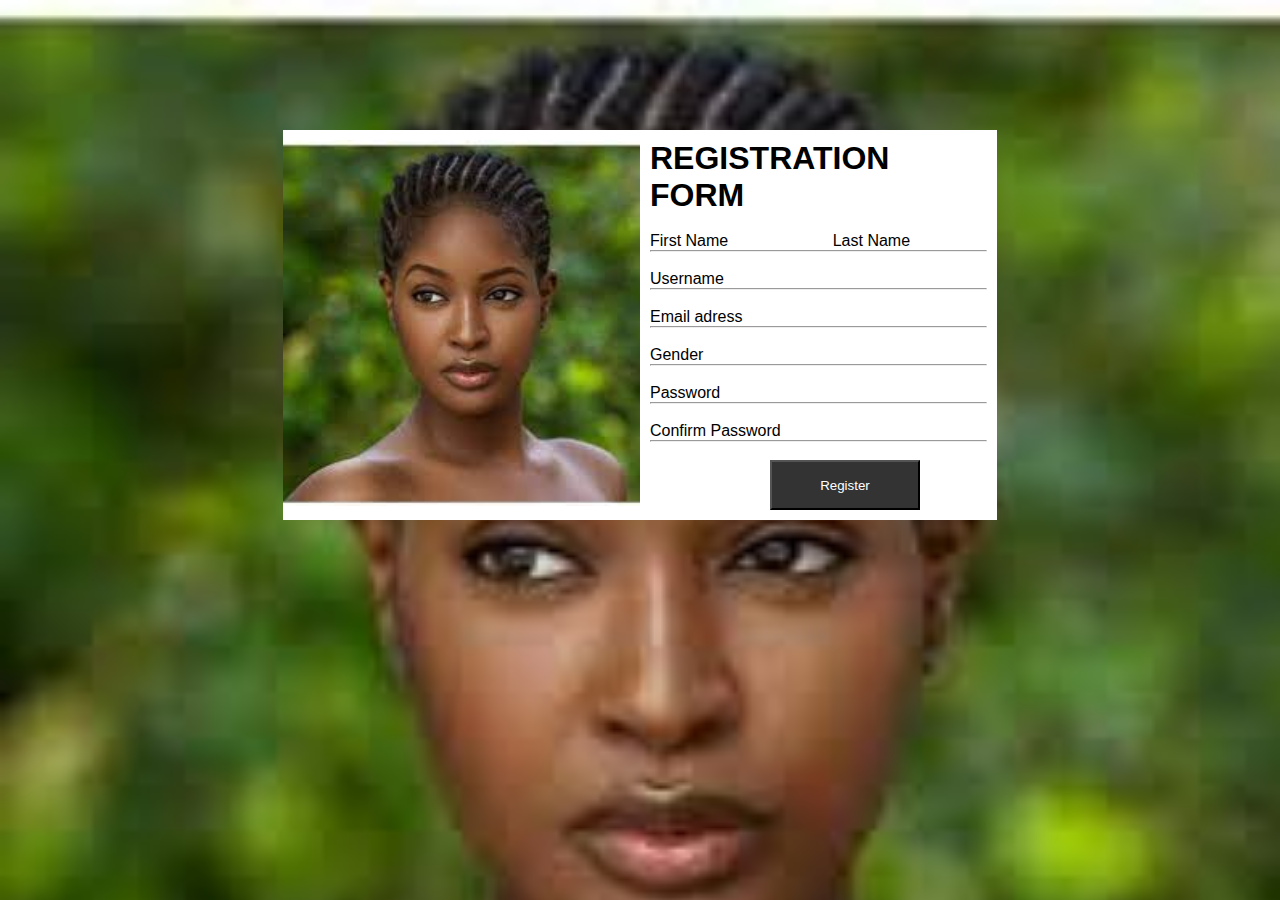
<file: tache 3/index.html>
<!DOCTYPE html>
<html>
    <head>
        <title>Les Formulaires</title>
        <meta charset="utf-8">
        <link rel="stylesheet" href="index.css">
        <link rel="stylesheet" href="https://cdnjs.cloudflare.com/ajax/libs/font-awesome/6.4.0/css/all.min.css" integrity="sha512-iecdLmaskl7CVkqkXNQ/ZH/XLlvWZOJyj7Yy7tcenmpD1ypASozpmT/E0iPtmFIB46ZmdtAc9eNBvH0H/ZpiBw==" crossorigin="anonymous" referrerpolicy="no-referrer" />

    </head>
    <body>
    <div class="big">
        <div class="image">
            <img src="téléchargement.jpg" alt="FN">
        </div>
        <form method="post">
            <h1>REGISTRATION FORM</h1><br>
            <div class="one">
                <label for="text">First Name</label>
                <label for="text" id="ln" >Last Name</label>
                <hr>
                <br>
            </div>
            <div class="one">
                <label for="text">Username</label><i class="fa-solid fa-user"></i>
                <hr>
                <br>
            </div>
            <div class="one">
                <label for="text">Email adress</label><i class="fa-solid fa-envelope"></i>
                <hr>
                <br>
            </div>
            <div class="one">
                <label for="text">Gender</label><i class="fa-solid fa-caret-down"></i>
                <hr>
                <br>
            </div>
            <div class="one">
                <label for="text">Password</label><i class="fa-solid fa-lock"></i>
                <hr>
                <br>
            </div>
            <div class="one">
                <label for="text">Confirm Password</label><i class="fa-solid fa-lock"></i>
                <hr>
                <br>
            </div>
            <Button>Register</Button>     
        </form>
    </div>
    </body>
</html>
</file>
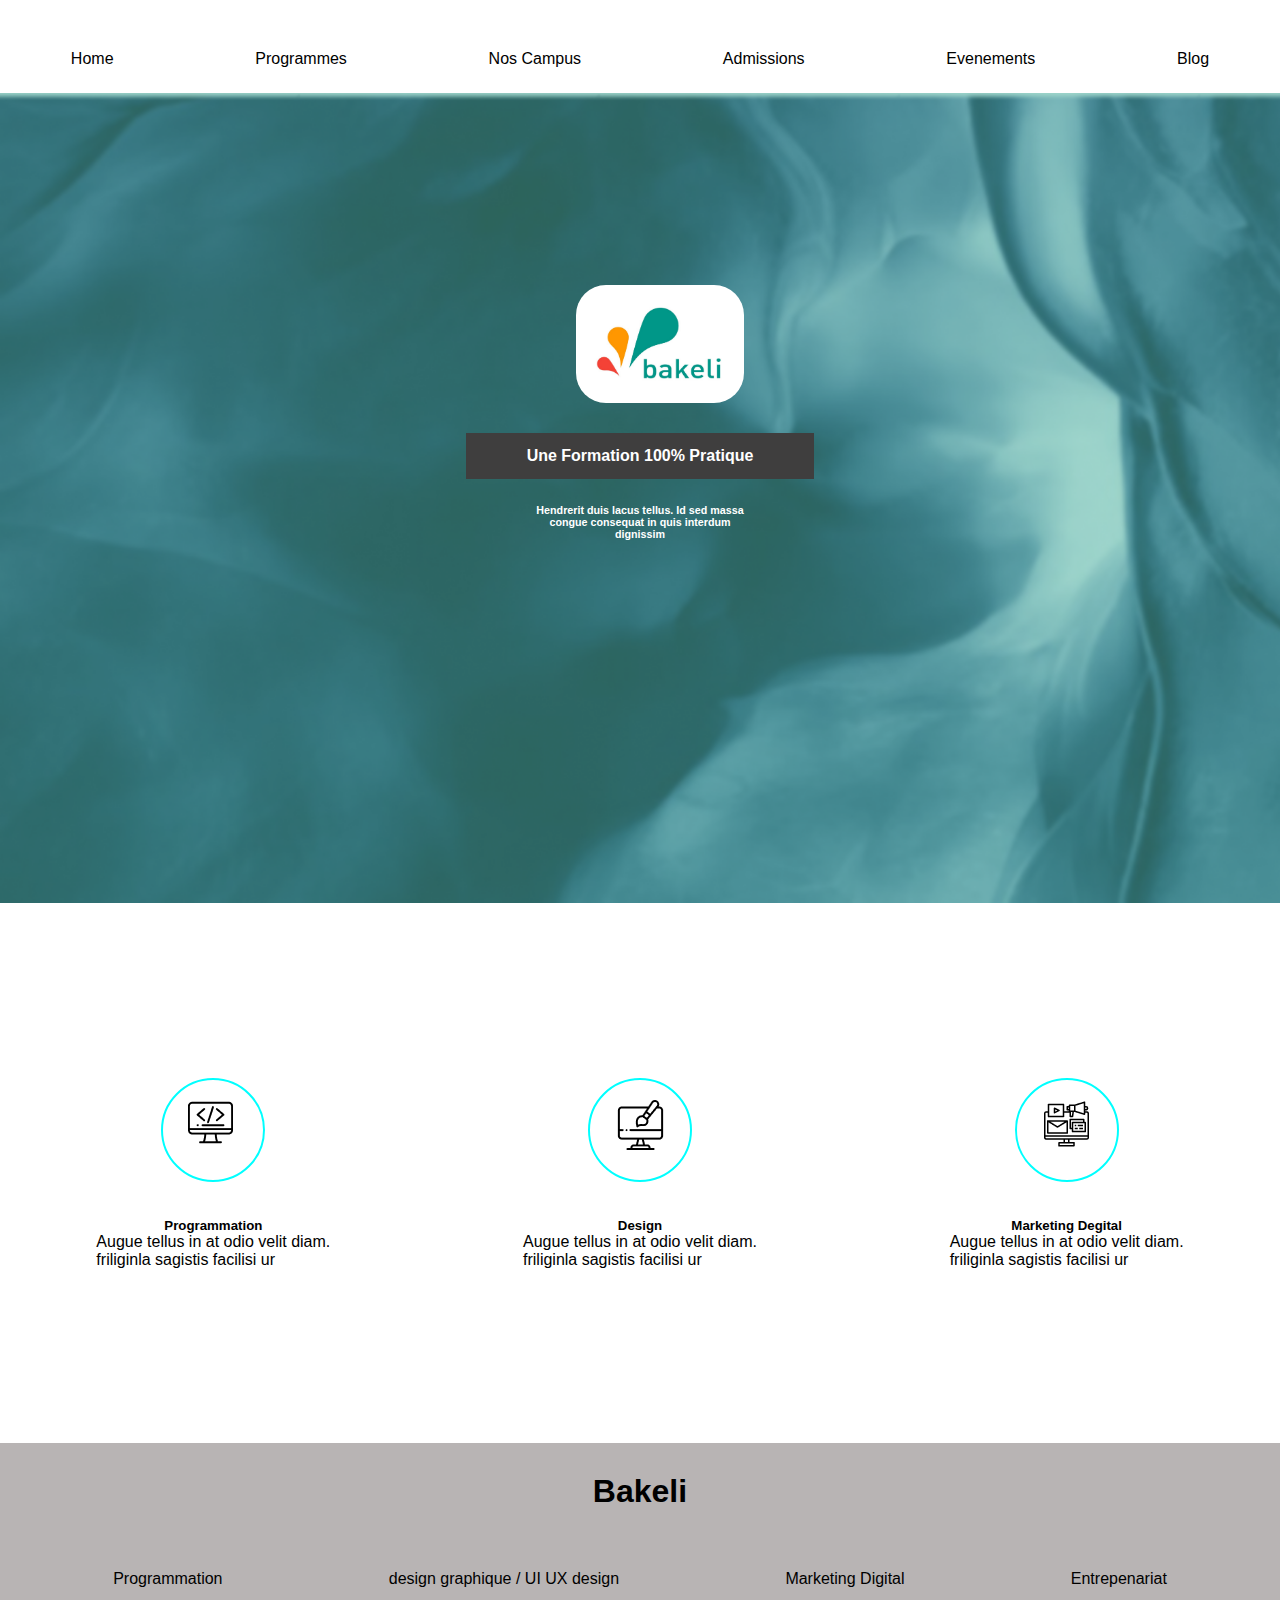
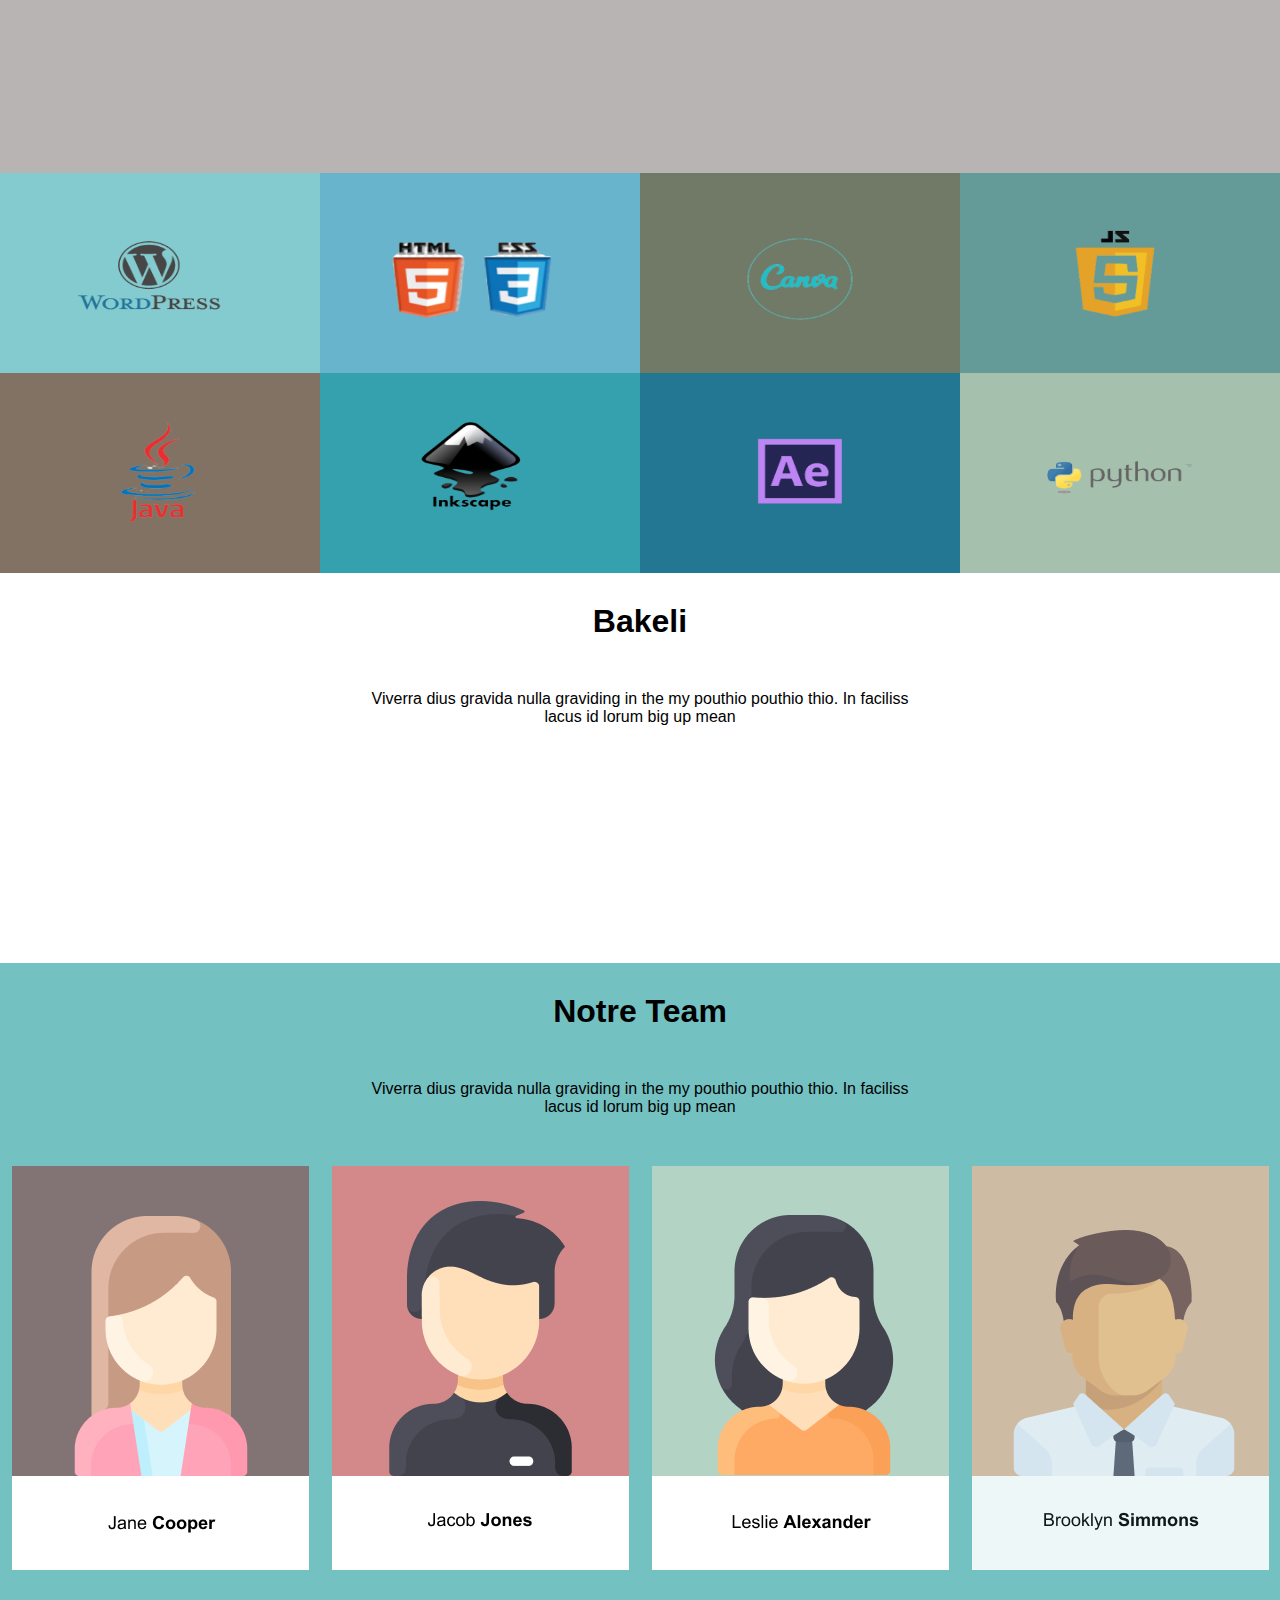
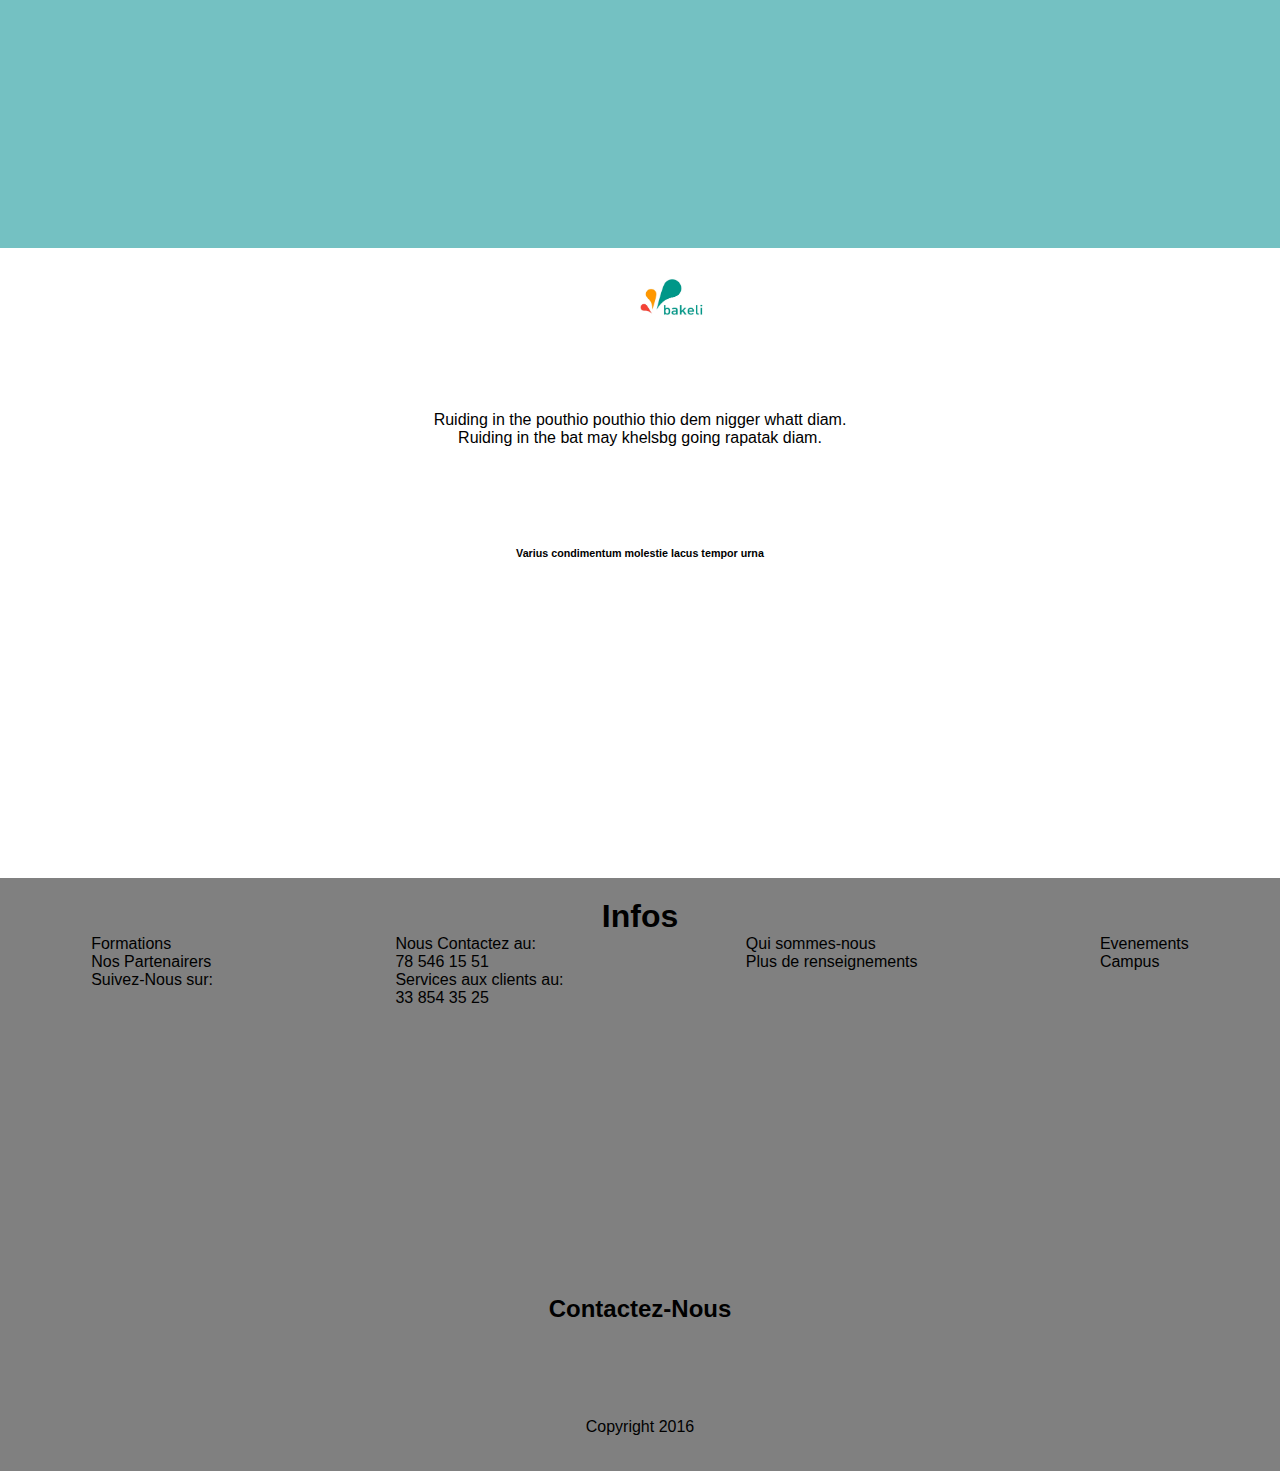
<file: tache4/index.html>
<!DOCTYPE html>
<html lang="fr-FR">
<head>
    <meta charset="UTF-8">
    <meta http-equiv="X-UA-Compatible" content="IE=edge">
    <meta name="viewport" content="width=device-width, initial-scale=1.0">
    <link rel="stylesheet" href="index.css">
    <link rel="stylesheet" href="responsive.css">
    <title>Figma</title>
</head>
<body>
    <header>
        <nav>
            <a href="#">Home</a>
            <a href="#">Programmes</a>
            <a href="#">Nos Campus</a>
            <a href="#">Admissions</a>
            <a href="#">Evenements</a>
            <a href="#">Blog</a>
        </nav>
    </header>
    <section class="big">
        <div class="image">
            <img src="image/bakeli.jpg" alt="bkl">
        </div>
        <div class="good">
            <h4>Une Formation 100% Pratique</h4>
        </div>
        <div class="prg">
             <h6>Hendrerit duis lacus tellus. Id sed massa <br> congue  consequat in quis interdum <br> dignissim </h6>
        </div>
    </section>
    <section class="bigger">
        <div class="one">
            <div class="deux">
                <img src="image/c1.png" alt="c1">
            </div><br><br>
            <div class="titre">
            <h5>Programmation</h5>
                
            </div>
            <div class="texte">
                <p>Augue tellus in at odio velit diam. <br>  friliginla sagistis facilisi ur </p>
            </div>
        </div>
        <div class="one">
            <div class="deux">
                <img src="image/c2.png" alt="c2">
            </div><br><br>
            <div class="titre">
                <h5>Design</h5>
            </div>
            <div class="texte">
                <p>Augue tellus in at odio velit diam. <br>  friliginla sagistis facilisi ur </p>
            </div>
        </div>
        <div class="one">
            <div class="deux">
                <img src="image/c3.png" alt="c3">
            </div><br><br>
            <div class="titre">
                <h5>Marketing Degital</h5>
            </div>
            <div class="texte">
                <p>Augue tellus in at odio velit diam. <br>  friliginla sagistis facilisi ur </p>
            </div>
        </div>
    </section>
    <section class="coach">
        <div class="titre">
            <h1>Bakeli</h1>
        </div>
        <div class="yup">
            <p>Programmation</p>
            <p>design graphique / UI UX design </p>
            <p>Marketing Digital</p>
            <p>Entrepenariat</p>
        </div>
    </section>
    <section class="photo">
        <div class="first">
            <div class="image1">
                <img src="image/img1.png" alt="im1">
            </div>
            <div class="image2">
                <img src="image/img2.png" alt="im2">
            </div>
            <div class="image3">
                <img src="image/img3.png" alt="im3">
            </div>
            <div class="image4">
                <img src="image/img4.png" alt="im4">
            </div>
        </div>
        <div class="second">
            <div class="image5">
                <img src="image/img5.png" alt="im5">
            </div>
            <div class="image6">
                <img src="image/img6.png" alt="im6">
            </div>
            <div class="image7">
                <img src="image/img7.png" alt="im7">
            </div>
            <div class="image8">
                <img src="image/img8.png" alt="im8">
            </div>
        </div>
    </section>
    <section class="grand">
        <div class="intel">
            <h1>Bakeli</h1>
            <p>Viverra dius gravida nulla graviding in the my pouthio pouthio thio. In faciliss <br>lacus id lorum big up mean </p>
        </div>
    </section>
    <section class="cr7">
        <div class="ronaldo">
            <h1>Notre Team</h1>
            <p>Viverra dius gravida nulla graviding in the my pouthio pouthio thio. In faciliss <br>lacus id lorum big up mean </p>
        </div>
        <div class="dos">
            <div class="pii">
                <img src="image/img9.png" alt="im9">
            </div>
            <div class="pia">
                <img src="image/img10.png" alt="im10">
            </div>
            <div class="laye">
                <img src="image/img11.png" alt="im11">
            </div>
            <div class="ndiaye">
                <img src="image/img12.png" alt="">
            </div>
        </div>
    </section>
    <section class="moussa">
        <div class="baye">
            <img src="image/bakeli.jpg" alt="imm">
        </div>
        <div class="fall">
            <p>Ruiding in the pouthio pouthio thio dem nigger  whatt diam.<br>Ruiding in the bat may khelsbg going rapatak diam.</p>
        </div>
        <h6>Varius condimentum molestie lacus tempor urna </h6>
    </section>
    <footer>
        <h1>Infos</h1>
        <div class="mnd">
            <div class="gabol">
                <p>Formations</p>
                <p>Nos Partenairers</p>
                <p>Suivez-Nous sur:</p>
            </div>
            <div class="tre">
                <p>Nous Contactez au: <br>
                    78 546 15 51
                </p>
                <p>
                    Services aux clients au: <br>
                    33 854 35 25
                </p>
            </div>
            <div class="miss">
               <p>Qui sommes-nous</p> 
               <p>Plus de renseignements</p>
            </div>
            <div class="rew">
                <p>Evenements</p>
                <p>Campus</p>
            </div>
        </div>
        <h2>Contactez-Nous</h2>
        <div class="king">
            <p>Copyright 2016</p>
        </div>
    </footer>
</body>
</html>
</file>
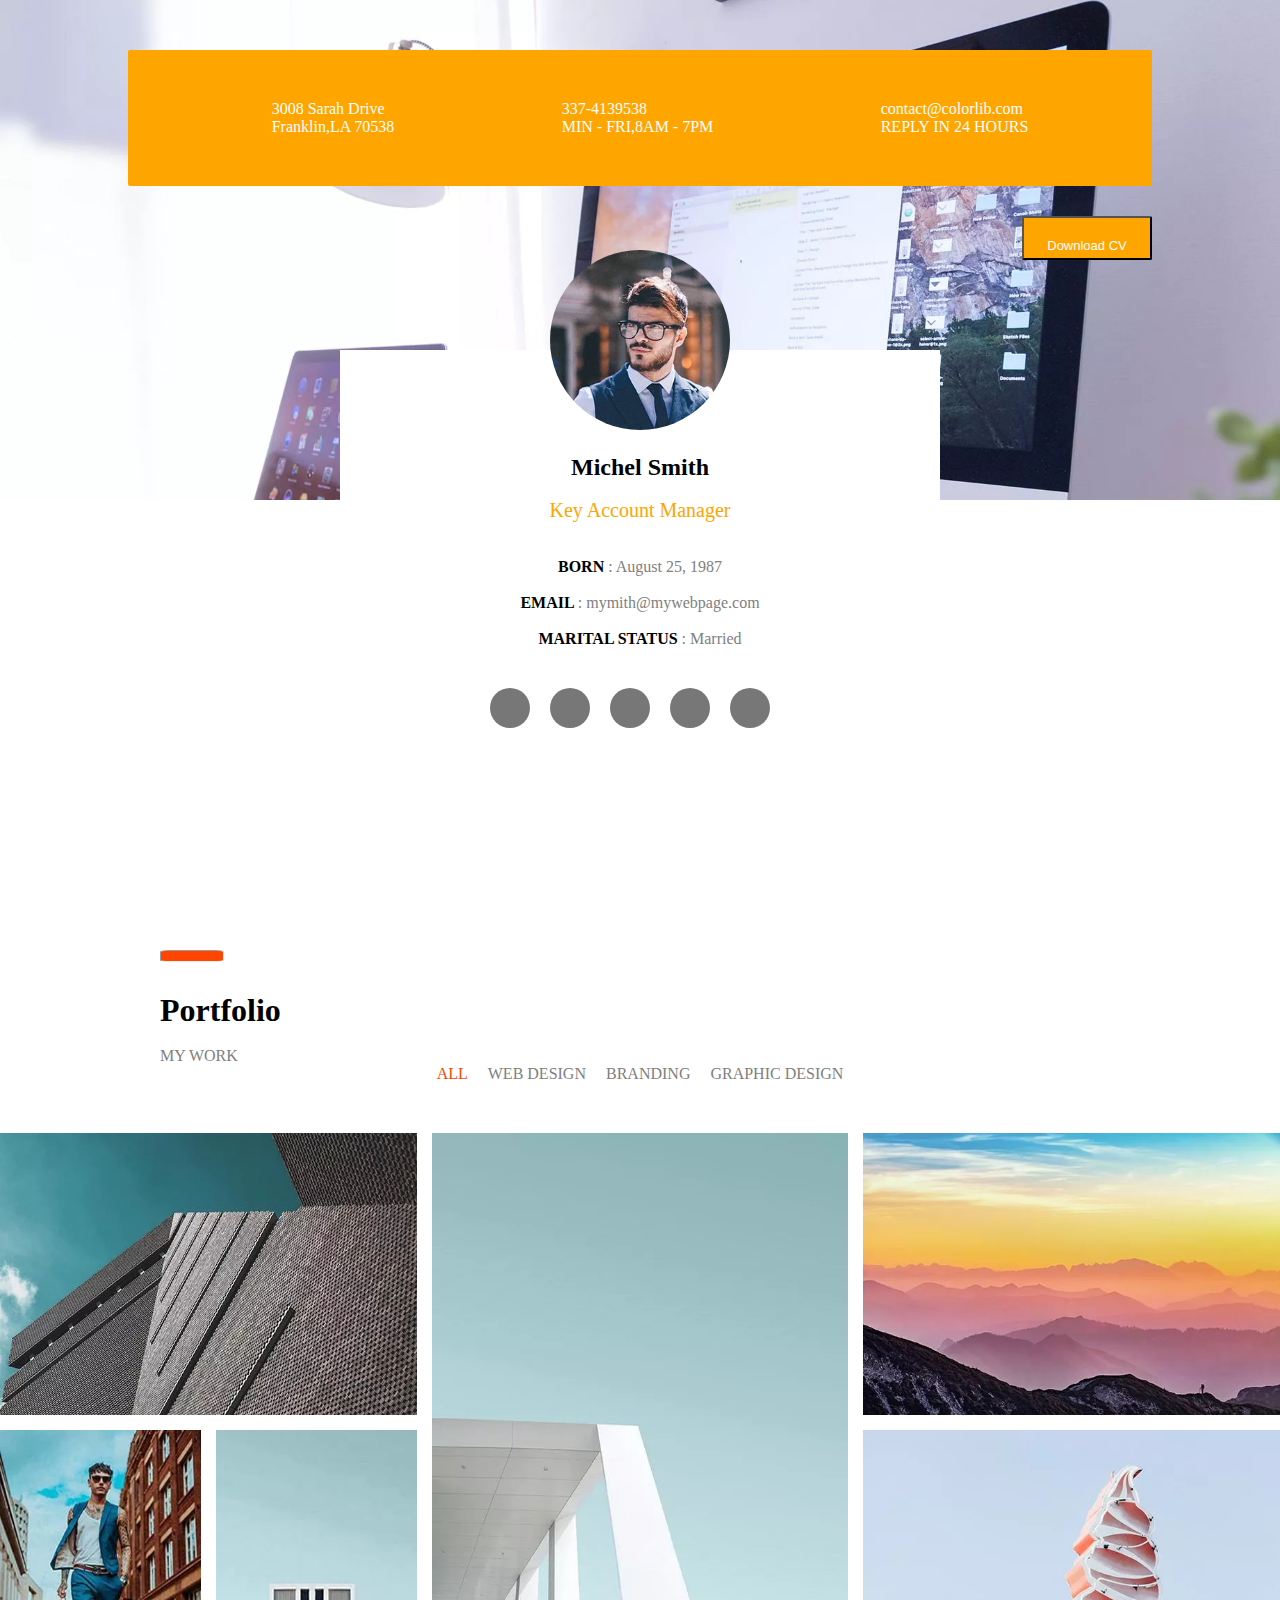
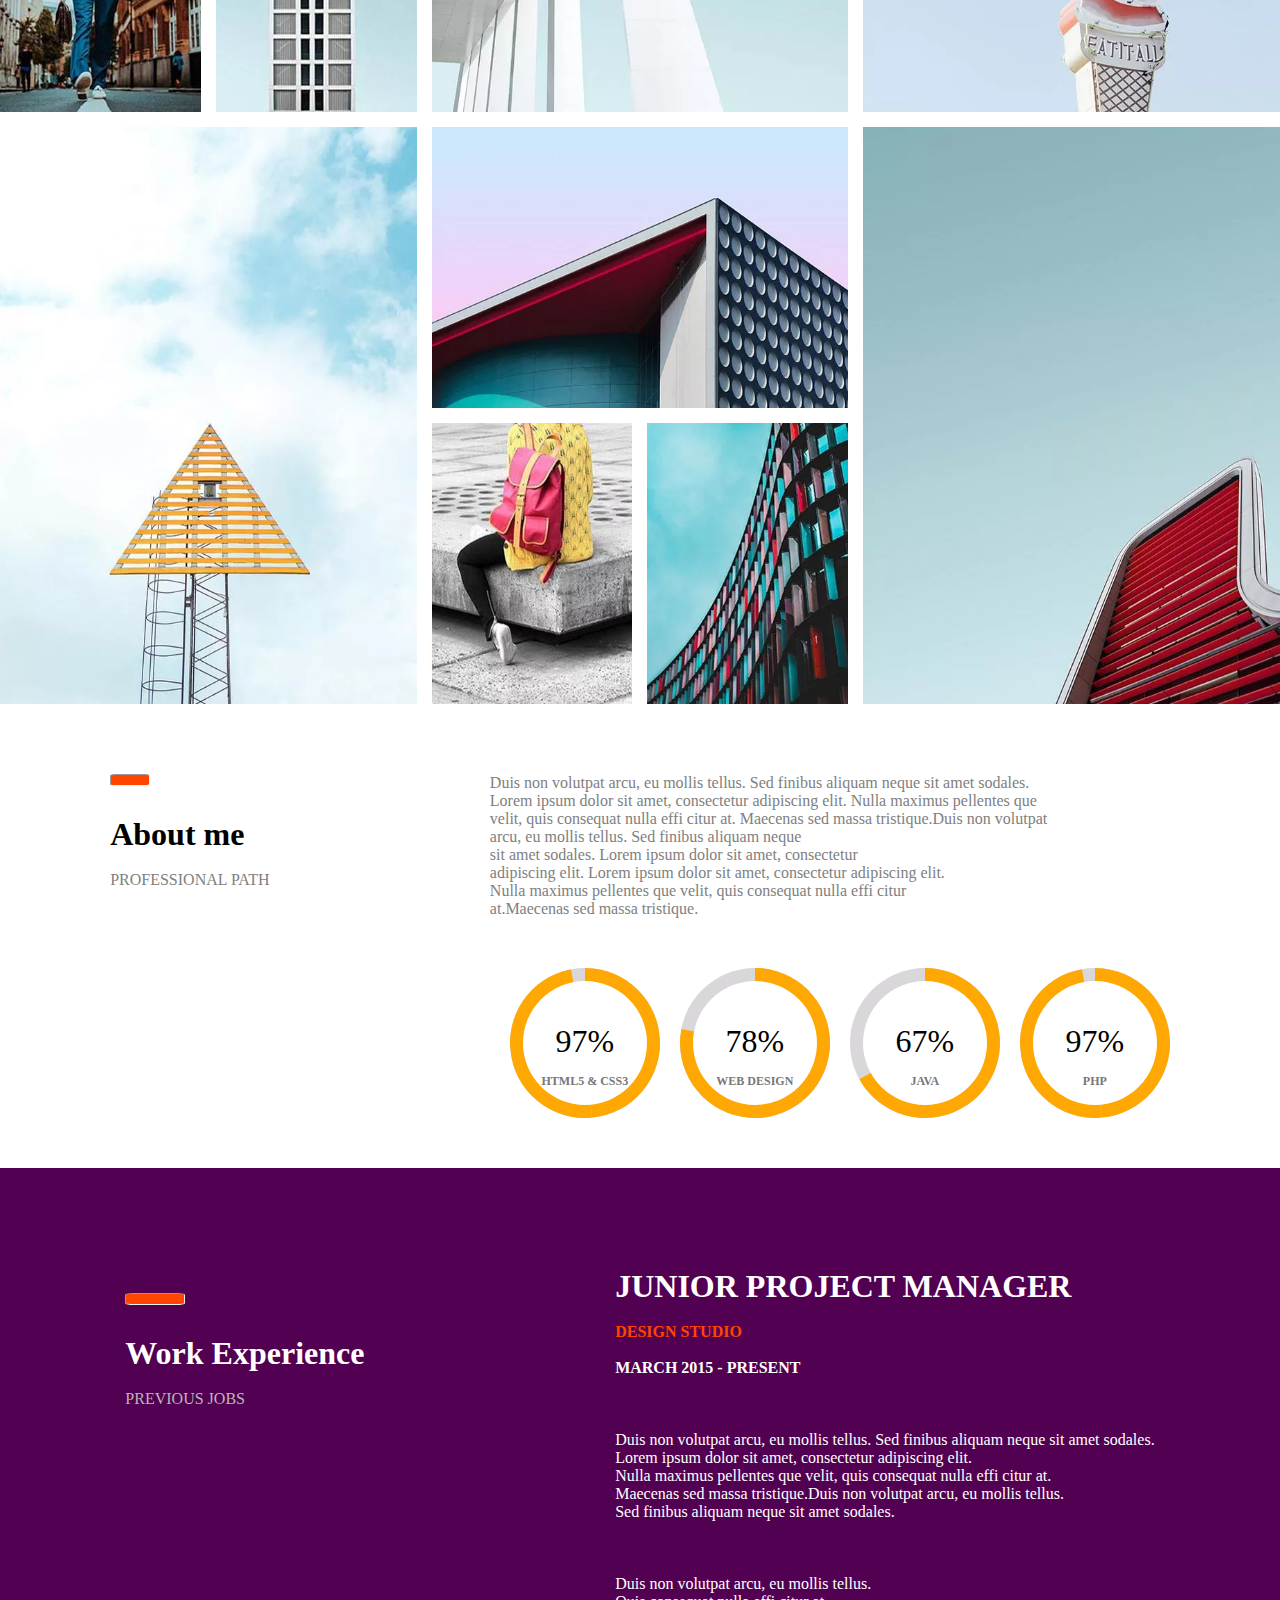
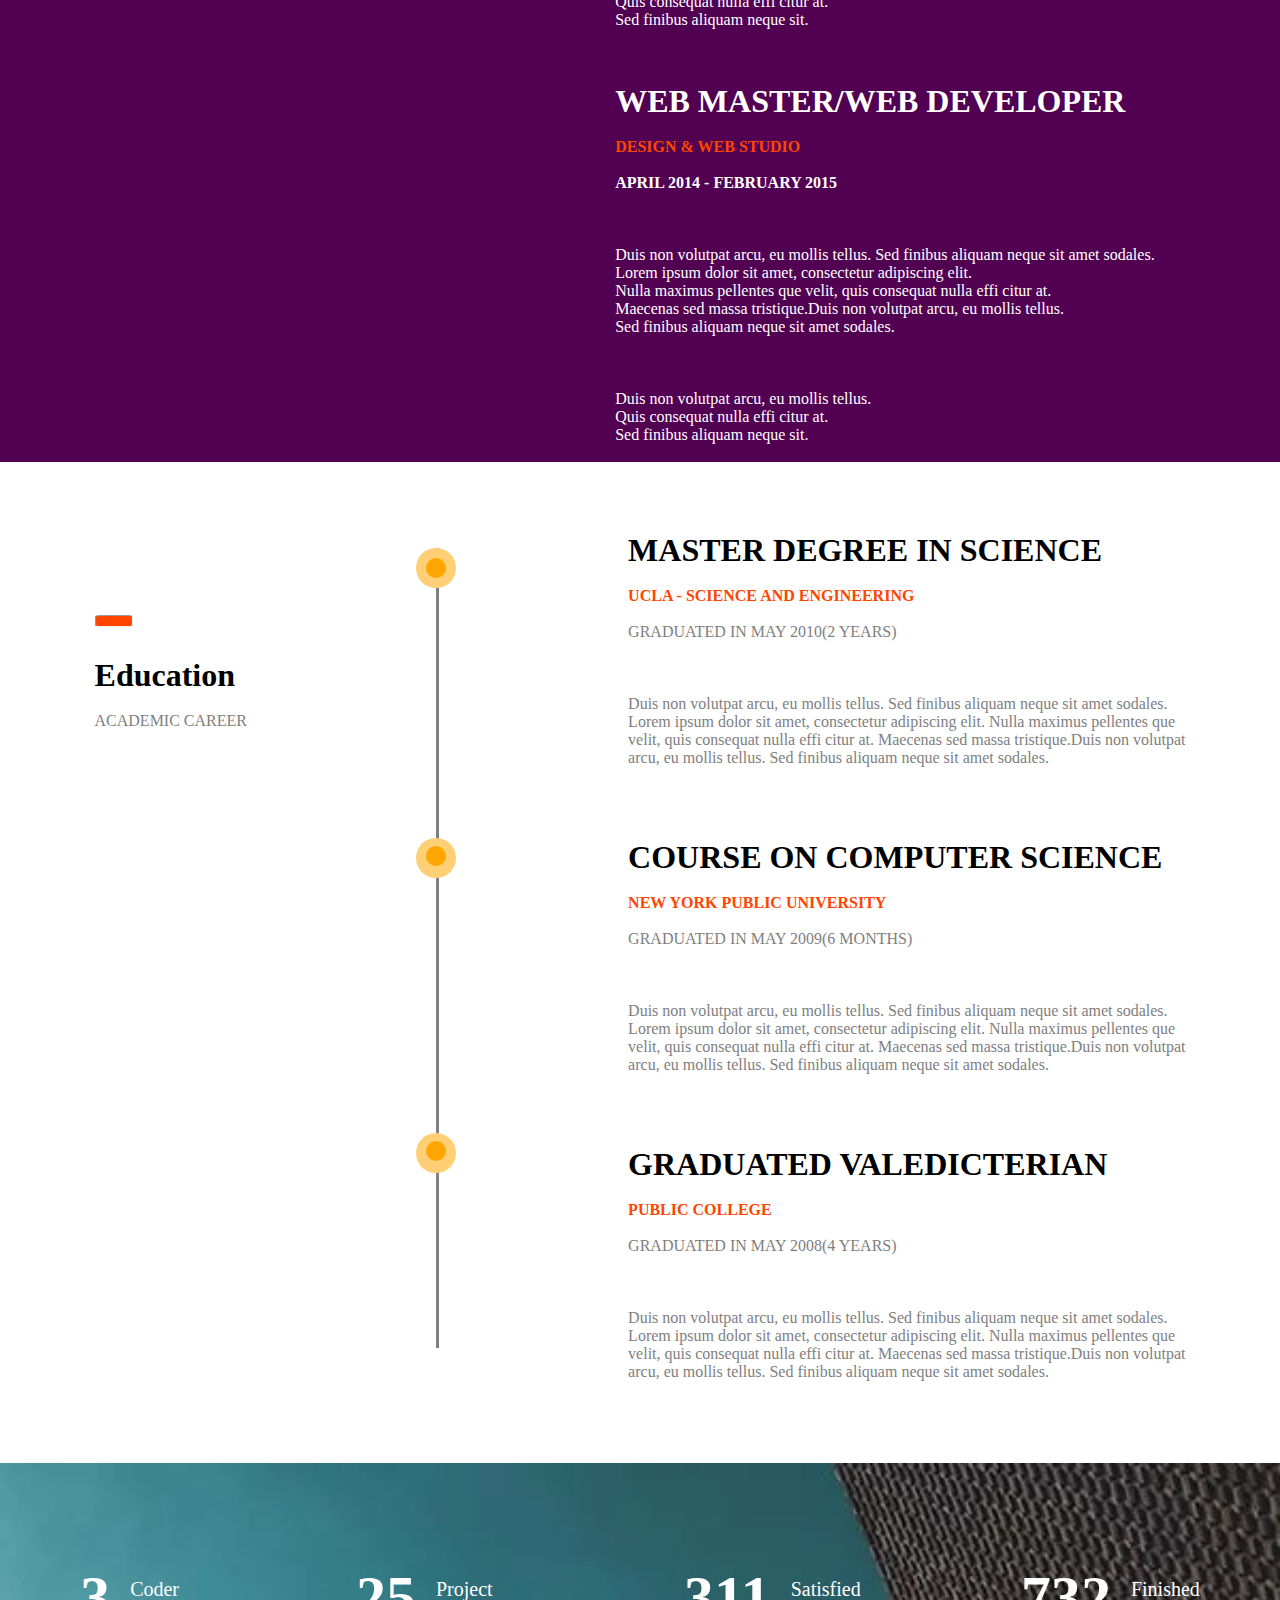
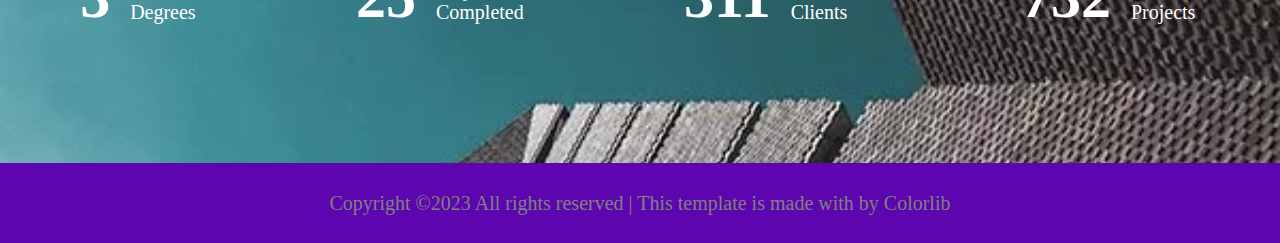
<file: tache5/index.html>
<!DOCTYPE html>
<html lang="Fr-fr">
<head>
    <meta charset="UTF-8">
    <meta http-equiv="X-UA-Compatible" content="IE=edge">
    <meta name="viewport" content="width=device-width, initial-scale=1.0">
    <link rel="stylesheet" href="https://cdnjs.cloudflare.com/ajax/libs/font-awesome/6.4.0/css/all.min.css" integrity="sha512-iecdLmaskl7CVkqkXNQ/ZH/XLlvWZOJyj7Yy7tcenmpD1ypASozpmT/E0iPtmFIB46ZmdtAc9eNBvH0H/ZpiBw==" crossorigin="anonymous" referrerpolicy="no-referrer" />
    <link rel="stylesheet" href="index.css">
    <title>CV-Boxed</title>
</head>
<body>
    <header>
       <div class="big">
        <div class="bigger">
            <div class="un">
                <i class="fa-solid fa-location-dot"></i>
                <div class="un1">
                    <p>3008 Sarah Drive</p>
                    <p>Franklin,LA 70538</p>
                </div>
            </div>
            <div class="deux">
                <i class="fa-solid fa-phone"></i>
                <div class="deux1">
                    <p>337-4139538</p>
                    <p>MIN - FRI,8AM - 7PM</p>
                </div>
            </div>
            <div class="trois">
                <i class="fa-solid fa-envelope"></i>
                <div class="trois1">
                    <p>contact@colorlib.com</p>
                    <p>REPLY IN 24 HOURS</p>
                </div>
            </div>
        </div>
        <button>Download CV</button>
       </div>
    </header>
    <section class="laye">
        <div class="junior">
            <div class="dos">
                <img src="images/profile-1-250x250.jpg" alt="">
            </div>
            <div class="doss">
                <h2>Michel Smith</h2><br>
                <p> <span> Key Account Manager</span></p><br><br>
            </div>
            <div class="key">
                <p> <span> BORN</span> : August 25, 1987</p><br>
                <p> <span> EMAIL </span>: mymith@mywebpage.com</p><br>
                <p> <span>MARITAL STATUS </span> : Married</p>
            </div>
            <div class="free">
                <div class="day">
                    <i class="fa-solid fa-user"></i>
                </div>
                <div class="days">
                    <i class="fa-solid fa-check"></i>
                </div>
                <div class="dayss">
                    <i class="fa-brands fa-twitter"></i>
                </div>
                <div class="daysss">
                    <i class="fa-brands fa-instagram"></i>
                </div>
                <div class="dayssss">
                    <i class="fa-solid fa-music"></i>
                </div>
            </div>
        </div>
    </section>
    <section class="met">
        <div class="mett">
            <hr id="hre">
            <h1>Portfolio</h1><br>
            <p>MY WORK</p>
        </div>
        <div class="amet">
            <p> <span> ALL</span></p>
            <p>WEB DESIGN</p>
            <p>BRANDING</p>
            <p>GRAPHIC DESIGN</p>
        </div>
        <div class="amett">
            <div class="imag1">
                <img src="images/portfolio-1-600x400.jpg" alt="">
            </div>
            <div class="imag2">
                <img src="images/portfolio-7-600x800.jpg" alt="">
            </div>
            <div class="imag3">
                <img src="images/portfolio-2-600x400.jpg" alt="">
            </div>
            <div class="imag4">
                <img src="images/portfolio-8-300x400.jpg" alt="">
            </div>
            <div class="imag5">
                <img src="images/portfolio-9-300x400.jpg" alt="">
            </div>
            <div class="imag6">
                <img src="images/portfolio-3-600x400.jpg" alt="">
            </div>
            <div class="imag7">
                <img src="images/portfolio-5-600x800.jpg" alt="">
            </div>
            <div class="imag8">
                <img src="images/portfolio-4-600x400.jpg" alt="">
            </div>
            <div class="imag9">
                <img src="images/portfolio-10-300x400.jpg" alt="">
            </div>
            <div class="imag10">
                <img src="images/portfolio-11-300x400.jpg" alt="">
            </div>
            <div class="imag11">
                <img src="images/portfolio-6-600x800.jpg" alt="">
            </div>
        </div>
    </section>
    <section class="mo">
        <div class="moo">
            <div class="gate">
                <hr id="hre">
                <h1>About me</h1><br>
                <p>PROFESSIONAL PATH</p>
            </div>
            <div class="gato">
                <div class="louz">
                    <p>Duis non volutpat arcu, eu mollis tellus. Sed finibus aliquam neque sit amet sodales. </p>
                    <p>  Lorem ipsum dolor sit amet, consectetur adipiscing elit. Nulla maximus pellentes que</p>
                    <p>velit, quis consequat nulla effi citur at. Maecenas sed massa tristique.Duis non volutpat</p>
                    <p>arcu, eu mollis tellus. Sed finibus aliquam neque</p>
                    <p> sit amet sodales. Lorem ipsum dolor sit amet, consectetur</p>
                    <p> adipiscing elit. Lorem ipsum dolor sit amet, consectetur adipiscing elit.</p>
                    <p> Nulla maximus pellentes que velit, quis consequat nulla effi citur</p>
                    <p> at.Maecenas sed massa tristique.</p>
                </div>
                <div class="prog-rad">
                    <div class="gauche">
                        <div class="circle-wrap">
                            <div class="circle">
                                <div class="mask full-1">
                                    <div class="fill-1"></div>
                                </div>
                                <div class="mask half">
                                    <div class="fill-1"></div>
                                </div>
                                <div class="inside-circle"> 97% <br><h6>HTML5 & CSS3</h6></div>
                            </div>
                        </div>
                        <div class="circle-wrap">
                            <div class="circle">
                                <div class="mask full-2">
                                    <div class="fill-2"></div>
                                </div>
                                <div class="mask half">
                                    <div class="fill-2"></div>
                                </div>
                                <div class="inside-circle"> 78% <br><h6>WEB DESIGN</h6></div>
                            </div>
                        </div>
                    </div>
                    <div class="droite">
                        <div class="circle-wrap">
                            <div class="circle">
                                <div class="mask full-3">
                                    <div class="fill-3"></div>
                                </div>
                                <div class="mask half">
                                    <div class="fill-3"></div>
                                </div>
                                <div class="inside-circle"> 67% <br><h6>JAVA</h6></div>
                            </div>
                        </div>
                        <div class="circle-wrap">
                            <div class="circle">
                                <div class="mask full-4">
                                    <div class="fill-4"></div>
                                </div>
                                <div class="mask half">
                                    <div class="fill-4"></div>
                                </div>
                                <div class="inside-circle"> 97% <br><h6>PHP</h6></div>
                            </div>
                        </div>
                    </div>
            </div>
        </div>
        </div>
    </section>
    <section class="god">
        <div class="good">
            <div class="food">
                <hr id="hre">
                <h1>Work Experience</h1><br>
                <p>PREVIOUS JOBS</p>
            </div>
            <div class="foodd">
                <div class="food1">
                    <h1>JUNIOR PROJECT MANAGER</h1><br>
                <p> <span>DESIGN STUDIO</span></p><br>
                <h4>MARCH 2015 - PRESENT</h4><br><br><br>
                <p>Duis non volutpat arcu, eu mollis tellus. Sed finibus aliquam neque sit amet sodales.</p>
                <p> Lorem ipsum dolor sit amet, consectetur adipiscing elit.</p>
                <p> Nulla maximus pellentes que velit, quis consequat nulla effi citur at.</p>
                <p> Maecenas sed massa tristique.Duis non volutpat arcu, eu mollis tellus.</p>
                <p> Sed finibus aliquam neque sit amet sodales.</p><br><br><br>
                </div>
                <div class="food2">
                    <p>Duis non volutpat arcu, eu mollis tellus.</p>
                    <p>Quis consequat nulla effi citur at.</p>
                    <p>Sed finibus aliquam neque sit.</p><br><br><br>
                </div>
                <div class="food3">
                    <h1>WEB MASTER/WEB DEVELOPER</h1><br>
                <p> <span>DESIGN & WEB STUDIO</span></p><br>
                <h4>APRIL 2014 - FEBRUARY 2015</h4><br><br><br>
                <p>Duis non volutpat arcu, eu mollis tellus. Sed finibus aliquam neque sit amet sodales.</p>
                <p> Lorem ipsum dolor sit amet, consectetur adipiscing elit.</p>
                <p> Nulla maximus pellentes que velit, quis consequat nulla effi citur at.</p>
                <p> Maecenas sed massa tristique.Duis non volutpat arcu, eu mollis tellus.</p>
                <p> Sed finibus aliquam neque sit amet sodales.</p><br><br><br>
                </div>
                <div class="food4">
                    <p>Duis non volutpat arcu, eu mollis tellus.</p>
                    <p>Quis consequat nulla effi citur at.</p>
                    <p>Sed finibus aliquam neque sit.</p><br>
                </div>
            </div>
        </div>
    </section>
    <section class="snap">
        <div class="fac">
            <div class="ins">
                <hr id="hre">
                <h1>Education</h1><br>
                <p>ACADEMIC CAREER</p>
            </div>
            <div class="crack">
                <div class="timeline">
                    <div class="cercle1">
                        <div class="cercle11">

                        </div>
                    </div>
                    <div class="cercle2">
                        <div class="cercle22">

                        </div>
                    </div>
                    <div class="cercle3">
                        <div class="cercle33">
                            
                        </div>
                    </div>
                </div>
            </div>
            <div class="wxc">
                <div class="face">
                    <h1>MASTER DEGREE IN SCIENCE</h1> <br>
                    <p><span>UCLA - SCIENCE AND ENGINEERING</span></p><br>
                    <p>GRADUATED IN MAY 2010(2 YEARS)</p><br><br><br>
                    <p>Duis non volutpat arcu, eu mollis tellus. Sed finibus aliquam neque sit amet sodales.</p>
                    <p>Lorem ipsum dolor sit amet, consectetur adipiscing elit. Nulla maximus pellentes que</p>
                    <p>velit, quis consequat nulla effi citur at. Maecenas sed massa tristique.Duis non volutpat</p>
                    <p>arcu, eu mollis tellus. Sed finibus aliquam neque sit amet sodales.</p><br><br><br><br>
                </div>
                <div class="face1">
                    <h1>COURSE ON COMPUTER SCIENCE</h1> <br>
                    <p><span>NEW YORK PUBLIC UNIVERSITY</span></p><br>
                    <p>GRADUATED IN MAY 2009(6 MONTHS)</p><br><br><br>
                    <p>Duis non volutpat arcu, eu mollis tellus. Sed finibus aliquam neque sit amet sodales.</p>
                    <p>Lorem ipsum dolor sit amet, consectetur adipiscing elit. Nulla maximus pellentes que</p>
                    <p>velit, quis consequat nulla effi citur at. Maecenas sed massa tristique.Duis non volutpat</p>
                    <p>arcu, eu mollis tellus. Sed finibus aliquam neque sit amet sodales.</p><br><br><br><br>
                </div>
                <div class="face2">
                    <h1>GRADUATED VALEDICTERIAN</h1> <br>
                    <p><span>PUBLIC COLLEGE</span></p><br>
                    <p>GRADUATED IN MAY 2008(4 YEARS)</p><br><br><br>
                    <p>Duis non volutpat arcu, eu mollis tellus. Sed finibus aliquam neque sit amet sodales.</p>
                    <p>Lorem ipsum dolor sit amet, consectetur adipiscing elit. Nulla maximus pellentes que</p>
                    <p>velit, quis consequat nulla effi citur at. Maecenas sed massa tristique.Duis non volutpat</p>
                    <p>arcu, eu mollis tellus. Sed finibus aliquam neque sit amet sodales.</p><br><br><br><br>
                </div>
            </div>
        </div>
    </section>
    <section class="kalika">
        <div class="klk">
         <div class="klkl">
            <h1>3</h1>
            <span>Coder <br> Degrees</span>
         </div>
         <div class="klkl">
            <h1>25</h1>
            <span>Project <br> Completed</span>
         </div>
         <div class="klkl">
            <h1>311</h1>
            <span>Satisfied <br> Clients</span>
         </div>
         <div class="klkl">
            <h1>732</h1>
            <span>Finished <br> Projects</span>
         </div>
        </div>
    </section>
    <footer> <p>Copyright ©2023 All rights reserved | This template is made with  by Colorlib</p> </footer>
</body>
</html>
</file>
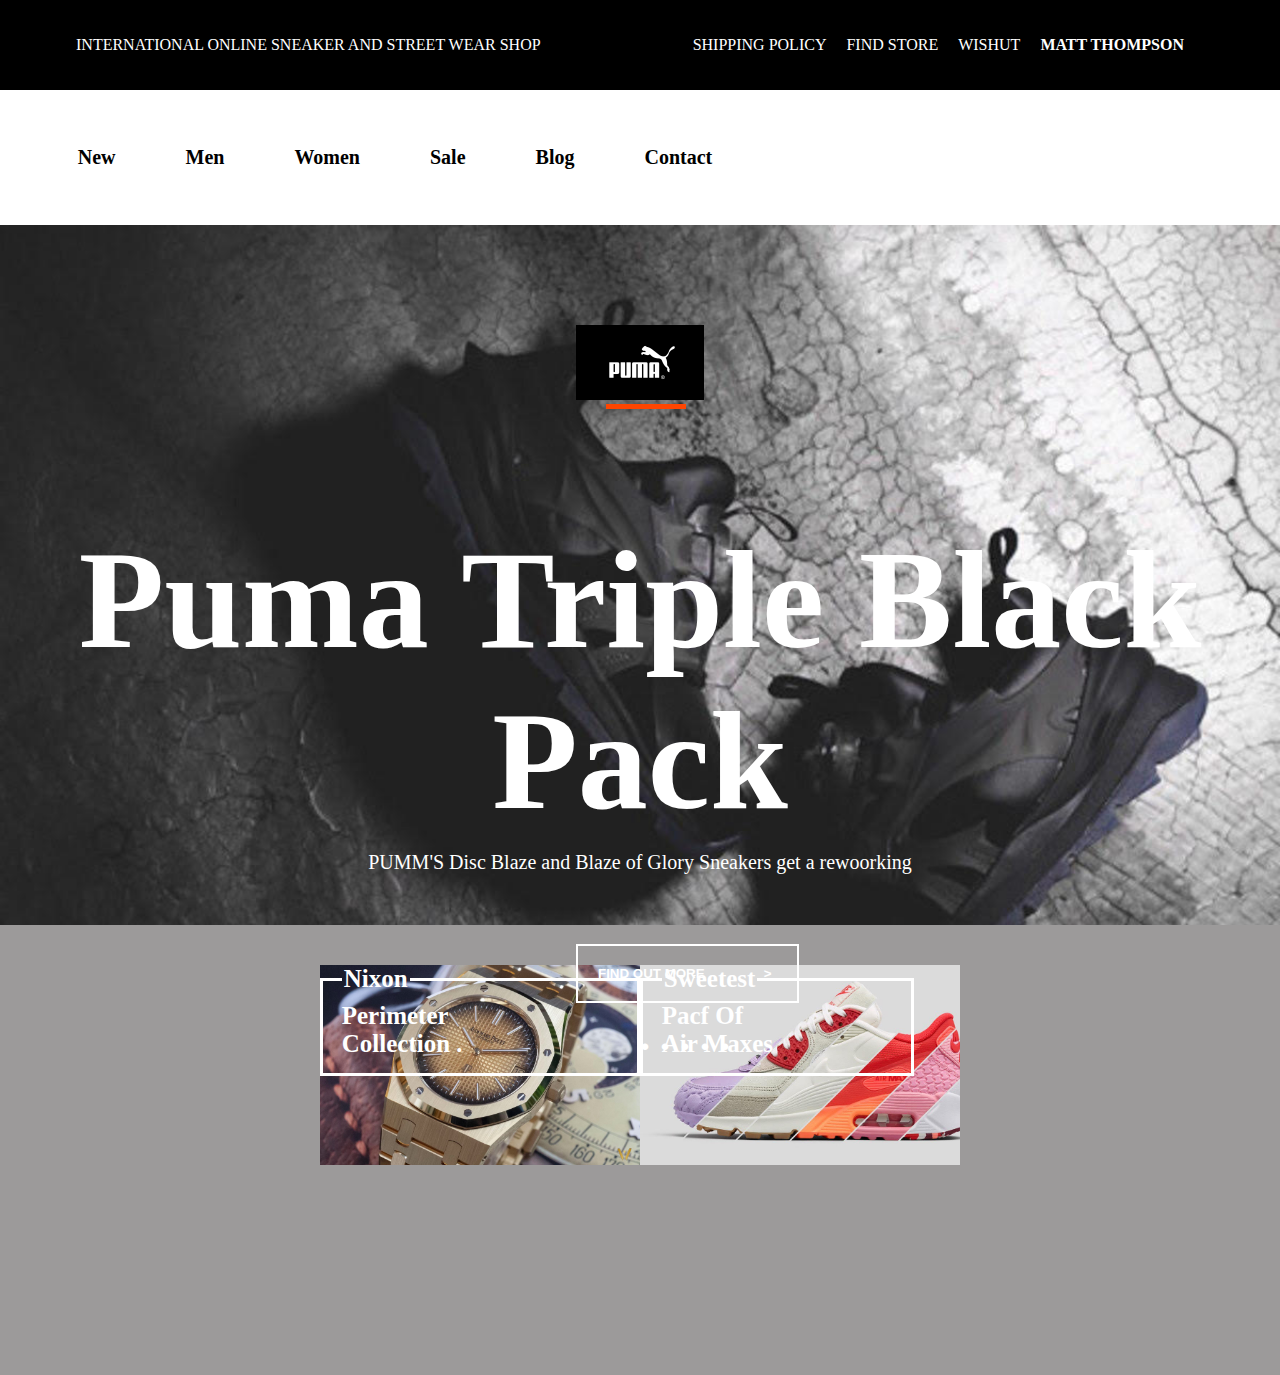
<file: Tache6/index.html>
<!DOCTYPE html>
<html lang="FR-fr">
<head>
    <meta charset="UTF-8">
    <meta http-equiv="X-UA-Compatible" content="IE=edge">
    <meta name="viewport" content="width=device-width, initial-scale=1.0">
    <link rel="stylesheet" href="https://cdnjs.cloudflare.com/ajax/libs/font-awesome/6.4.0/css/all.min.css" integrity="sha512-iecdLmaskl7CVkqkXNQ/ZH/XLlvWZOJyj7Yy7tcenmpD1ypASozpmT/E0iPtmFIB46ZmdtAc9eNBvH0H/ZpiBw==" crossorigin="anonymous" referrerpolicy="no-referrer" />
    <link rel="stylesheet" href="index.css">
    <title>PUMA</title>
</head>
<body>
    <header>
       <div class="big">
        <div class="biger">
            <p>INTERNATIONAL ONLINE SNEAKER AND STREET WEAR SHOP</p>
        </div>
        <div class="biiger">
           <p>SHIPPING POLICY</p>
           <p>FIND STORE</p>
           <p>WISHUT</p>
           <p><span>MATT THOMPSON</span></p><i class="fa-solid fa-caret-down"></i>
        </div>
       </div>
       <nav>
        <span>New</span>
        <span>Men</span>
        <span>Women</span>
        <span>Sale</span>
        <span>Blog</span>
        <span>Contact</span>
        <div class="iop">
            <i class="fa-solid fa-magnifying-glass"></i>
            <i class="fa-solid fa-cart-shopping"></i>
        </div>
       </nav>
    </header>
    <section class="kalika">
        <div class="grand">
            <div class="klk">
                <img src="images/image5.png" alt=""><br>
                <hr id="hre">
            </div>
            <div class="klkl">
                <h1>Puma Triple Black Pack</h1>
                <p>PUMM'S Disc Blaze and Blaze of Glory Sneakers get a rewoorking</p>
            </div>
        </div>
        <div class="ins">
            <input type="text" id="ins" value="FIND OUT MORE                >">
        </div>
        <div class="fac">
            <span>.</span>
            <span>.</span>
            <span>.</span>
            <span>.</span>
            <span>.</span>
        </div>
    </section>
    <section class="intel">
        <div class="crack">
            <div class="inside">
               
                <div class="inss">
                    <fieldset id="fld"> 
                        <legend>Nixon</legend>
                        <p>Perimeter</p>
                        <p>Collection .</p>
                    </fieldset>
                </div>
            </div>
            <div class="inspite">
               
                <div class="inss">
                    <fieldset id="flde">
                        <legend>Sweetest</legend>
                        <p>Pacf Of</p>
                        <p>Air Maxes</p>
                    </fieldset>
                </div>
            </div>
        </div>
    </section>
</body>
</html>
</file>
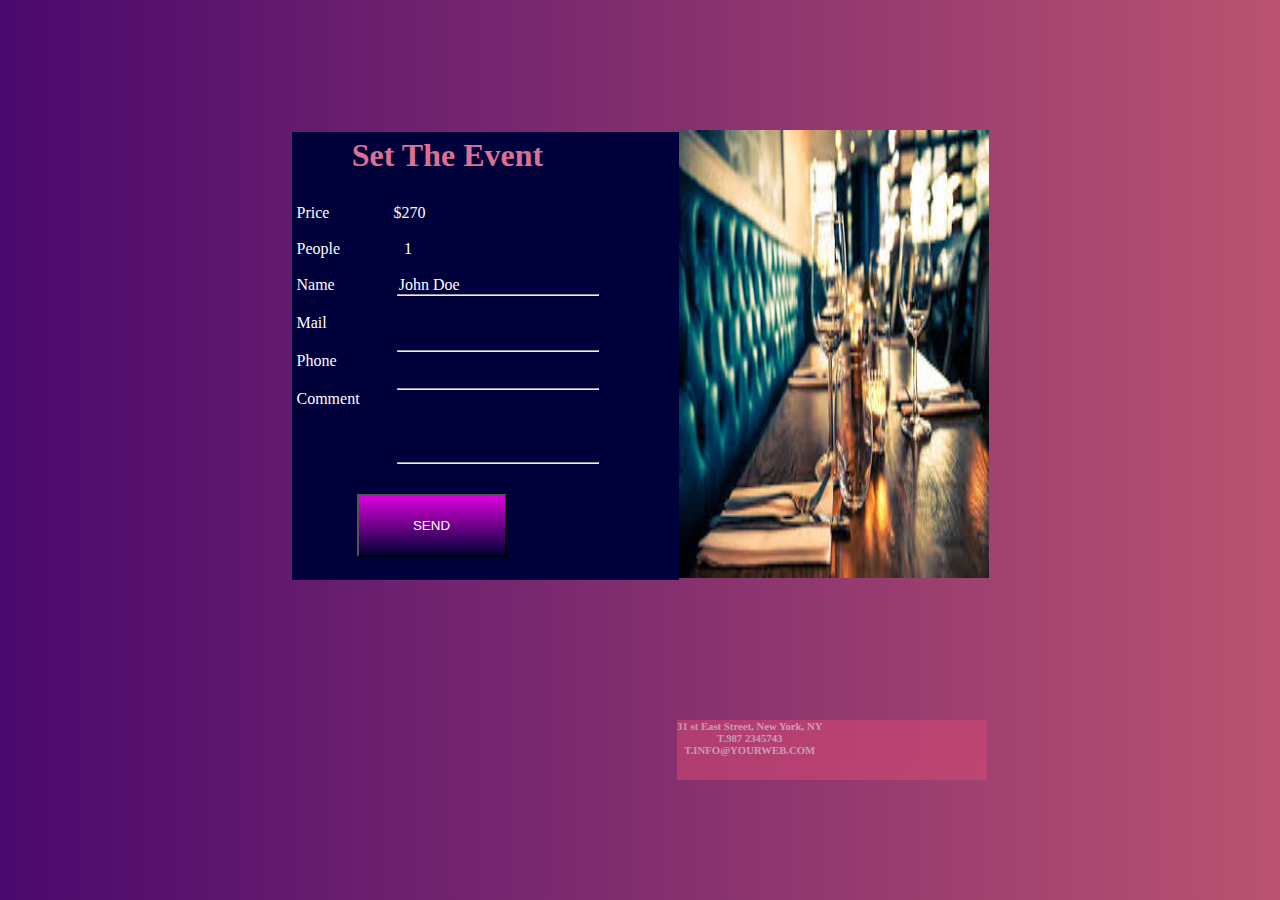
<file: tache 3/form 2/index.html>
<!DOCTYPE html>
<html lang="fr">
    <head>
        <meta charset="UTF-8">
        <meta http-equiv="X-UA-Compatible" content="IE=edge">
        <meta name="viewport" content="width=device-width, initial-scale=1.0">
        <link rel="stylesheet" href="https://cdnjs.cloudflare.com/ajax/libs/font-awesome/6.4.0/css/all.min.css" integrity="sha512-iecdLmaskl7CVkqkXNQ/ZH/XLlvWZOJyj7Yy7tcenmpD1ypASozpmT/E0iPtmFIB46ZmdtAc9eNBvH0H/ZpiBw==" crossorigin="anonymous" referrerpolicy="no-referrer" />
        <link rel="stylesheet" href="index.css">
        <title>Les Formulaires</title>
    </head>
    <body>
    <div class="big">
        <form method="post" action="">
            <h1>Set The Event</h1>
            <div class="one">
                <label for="text"> Price</label>
                <label for="text" id="two">$270</label><br><br>
            </div>
            <div class="one">
                <label for="text">People</label>
                <label for="text" id="two">1 </label><i class="fa-solid fa-caret-down"></i><br><br>
            </div>
            <div class="one">
                <label for="text">Name</label>
                <label for="text" id="two">John Doe</label><hr id="dos"><br>
            </div>
            <div class="one">
                <label for="text"> Mail</label><br><br><hr id="dos">
               
            </div>
            <div class="one"> 
                <label for="text">Phone</label><br><br><hr id="dos">
                
            </div>
            <div class="one">
                <label for="text">Comment</label><br><br>
            </div>
            <div class="one">
                <label for="text"></label><br><br><hr id="zou">
            </div>
            <button>SEND</button><br><br>
        </form>
            <div class="img">
                <img src="jay-wennington-N_Y88TWmGwA-unsplash.jpg" alt="restaurant">
                <h6 id="tt"> 31 st East Street, New York, NY <br>   T.987 2345743 <br> T.INFO@YOURWEB.COM </h6>
            </div>
    </div>
    </body>
</html>
</file>
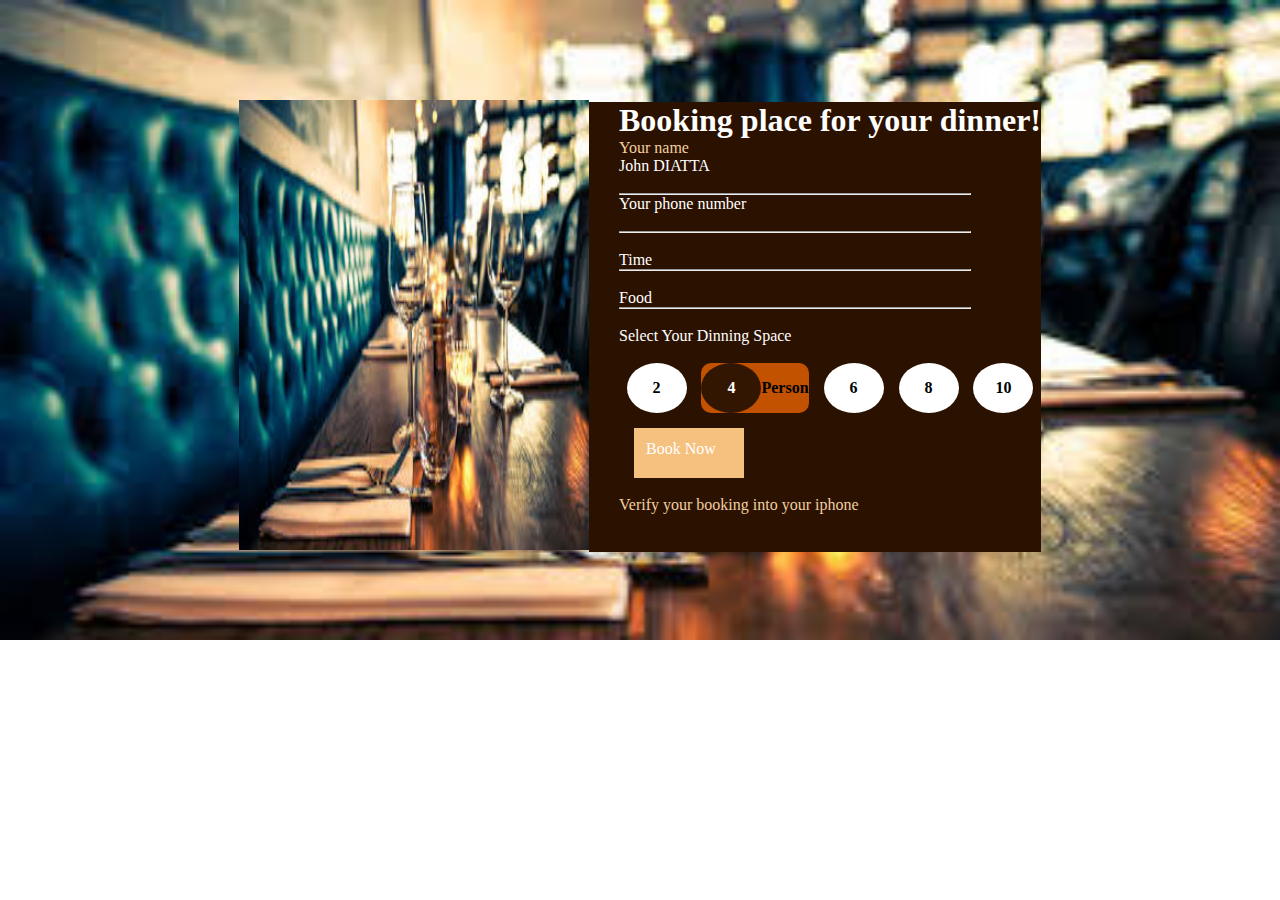
<file: tache 3/form 3/index.html>
<!DOCTYPE html>
<html lang="fr">
<head>
    <meta charset="UTF-8">
    <meta http-equiv="X-UA-Compatible" content="IE=edge">
    <meta name="viewport" content="width=device-width, initial-scale=1.0">
    <link rel="stylesheet" href="https://cdnjs.cloudflare.com/ajax/libs/font-awesome/6.4.0/css/all.min.css" integrity="sha512-iecdLmaskl7CVkqkXNQ/ZH/XLlvWZOJyj7Yy7tcenmpD1ypASozpmT/E0iPtmFIB46ZmdtAc9eNBvH0H/ZpiBw==" crossorigin="anonymous" referrerpolicy="no-referrer" />
    <link rel="stylesheet" href="index.css">
    <title>Restaurant</title>
</head>
<body>
    <div class="big">
        <div class="img">   
            <img src="form 3.jpg" alt="restauration">
        </div>
        <form method="post" action="">
            <h1>Booking place for your dinner!</h1>
            <div class="one">
                <label for="text" id="zou">Your name</label>
            </div>
            <div class="one">
                <label for="text">John DIATTA</label><br><br>
                <hr id="dos">
            </div>
            <div class="one">
                <label for="text">Your phone number</label><br><br>
                <hr><br>
            </div>
            <div class="one">
                <label for="Text">Time</label><i class="fa-solid fa-caret-down"></i>
                <hr><br>
            </div>
            <div class="one">
                <label for="text">Food</label><i class="fa-solid fa-caret-down"></i>
                <hr><br>
                
            </div>
            <div class="one">
                <label for="text">Select Your Dinning Space</label><br><br>
            </div>
            <div class="two">
                <div class="yup">
                  <p>2</p> 
                </div>
                <div class="person">
                    <div class="yup">
                       <p>4</p> 
                    </div>
                    <p>Person</p>
                </div>
                <div class="yup">
                   <p>6</p>
                </div>
                <div class="yup">
                   <p>8</p> 
                </div>
                <div class="yup">
                    <p>10</p>   
                </div>
            </div>
            <div class="three">
                <label for="text">Book Now</label><br><br>
            </div>
            <div class="four">
                <br><label for="text">Verify your booking into your iphone</label>
            </div>
        </form>
    </div>
</body>
</html>
</file>
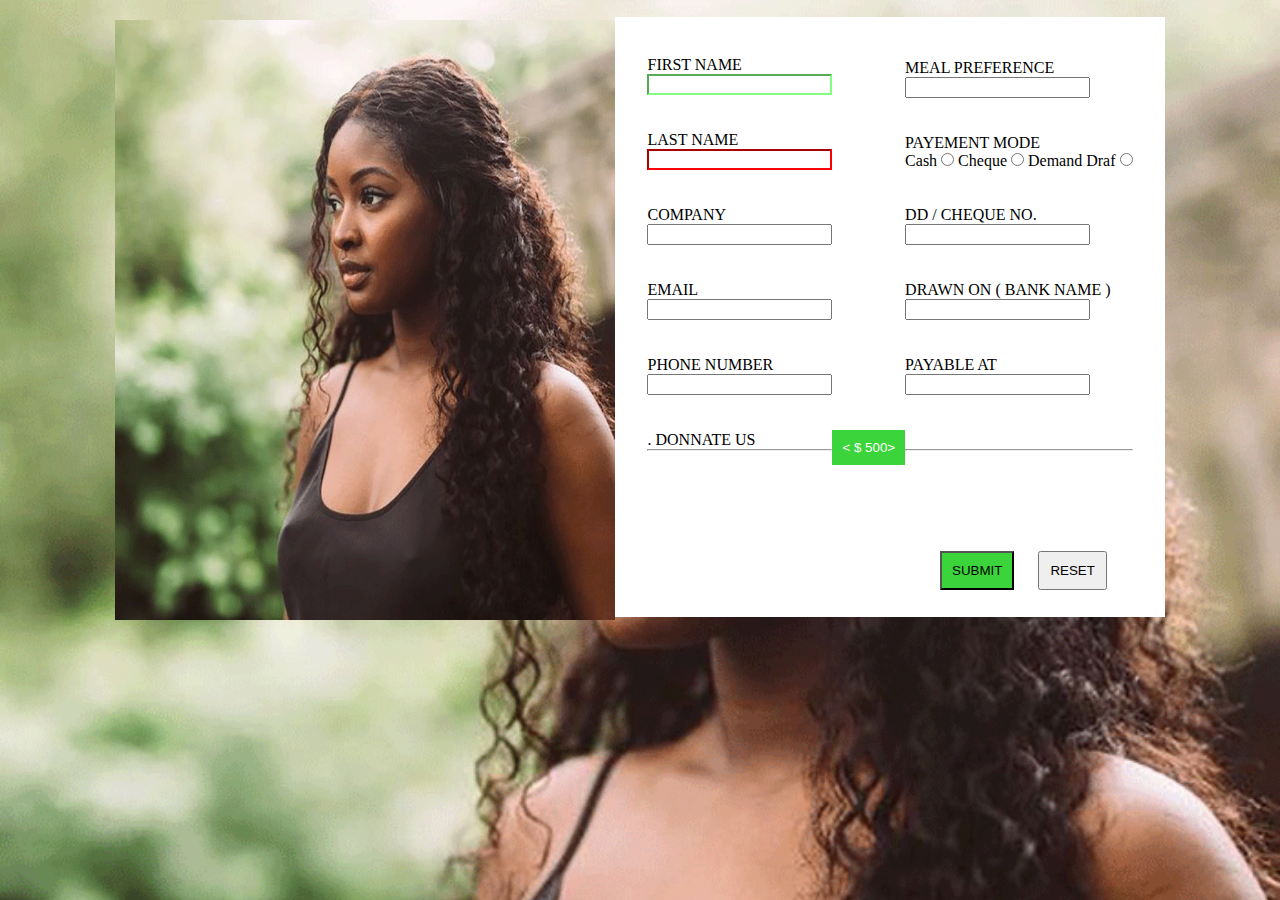
<file: tache 3/form 4/index.html>
<!DOCTYPE html>
<html lang="en">
<head>
    <meta charset="UTF-8">
    <meta http-equiv="X-UA-Compatible" content="IE=edge">
    <meta name="viewport" content="width=device-width, initial-scale=1.0">
    <link rel="stylesheet" href="index.css">
    <link rel="stylesheet" href="https://cdnjs.cloudflare.com/ajax/libs/font-awesome/6.4.0/css/all.min.css" integrity="sha512-iecdLmaskl7CVkqkXNQ/ZH/XLlvWZOJyj7Yy7tcenmpD1ypASozpmT/E0iPtmFIB46ZmdtAc9eNBvH0H/ZpiBw==" crossorigin="anonymous" referrerpolicy="no-referrer" />
    <title>Formulaire</title>
</head>
<body>
        <div class="big">
            <div class="img">
                <img src="../form 4/fnn.png" alt="SHOW">
            </div>
            <form method="post" action="">
            <div class="bigger">
                <div class="one">
                    <label for="text">FIRST NAME</label>
                    <br>
                    <input type="text"name='fn' id="fn" ><br><br><br>
                </div>
                <div class="one">
                    <label for="text">LAST NAME</label>
                    <br>
                    <input type="text" name="ln" id="ln" required ><i class="fa-solid fa-exclamation"></i><br><br><br>
                </div>
                <div class="one">
                    <label for="text">COMPANY</label>
                    <br>
                    <input type="text" name="company" id="company"><br><br><br>
                </div>
                <div class="one">
                    <label for="text">EMAIL</label>
                    <br>
                    <input type="email" name="email" id="email"><br><br><br>
                </div>
                <div class="one">
                    <label for="text">PHONE NUMBER</label>
                    <br>
                    <input type="number" name="number" id="number"><br><br><br>
                </div>
                <div>
                    <label for="text"> . DONNATE US</label>
                    <hr id="trt" >
                </div>
            </div>
            <input type="submit" value="< $ 500>" id="vlr">
            <div class="zou">
                    <div>
                        <label for="text">MEAL PREFERENCE</label>
                        <br>
                        <input type="text" name="mp" id="mp"><br><br><br>
                    </div>
                <div class="two">
                    <div class="yup">
                        <label for="text">PAYEMENT MODE</label>
                    </div>
                    <div class="dos">
                        <label for="text">Cash</label>
                        <input type="radio" name="cash" id="cash">
                        <label for="text">Cheque</label>
                        <input type="radio" name="cheque" id="cheque">
                        <label for="text">Demand Draf</label>
                        <input type="radio" name="draf" id="draf"><br><br><br>
                    </div>
                </div>

                <div class="yup">
                    <label for="text">DD / CHEQUE NO.</label>
                    <br>
                    <input type="text" name="dd" id="dd"><br><br><br>
                </div>
                <div class="yup">
                    <label for="text">DRAWN ON ( BANK NAME )</label>
                    <br>
                    <input type="text" name="on" id="on"><br><br><br>
                </div>
                <div class="yup">
                    <label for="text">PAYABLE AT</label>
                    <br>
                    <input type="text" name="at" id="at"><br><br><br><br>
                    <hr>
                </div>
                <input type="submit" value="SUBMIT" id="sub">
                <input type="submit" value="RESET" id="res">
            </div>
            </div>    
            </form>
</body>
</html>
</file>
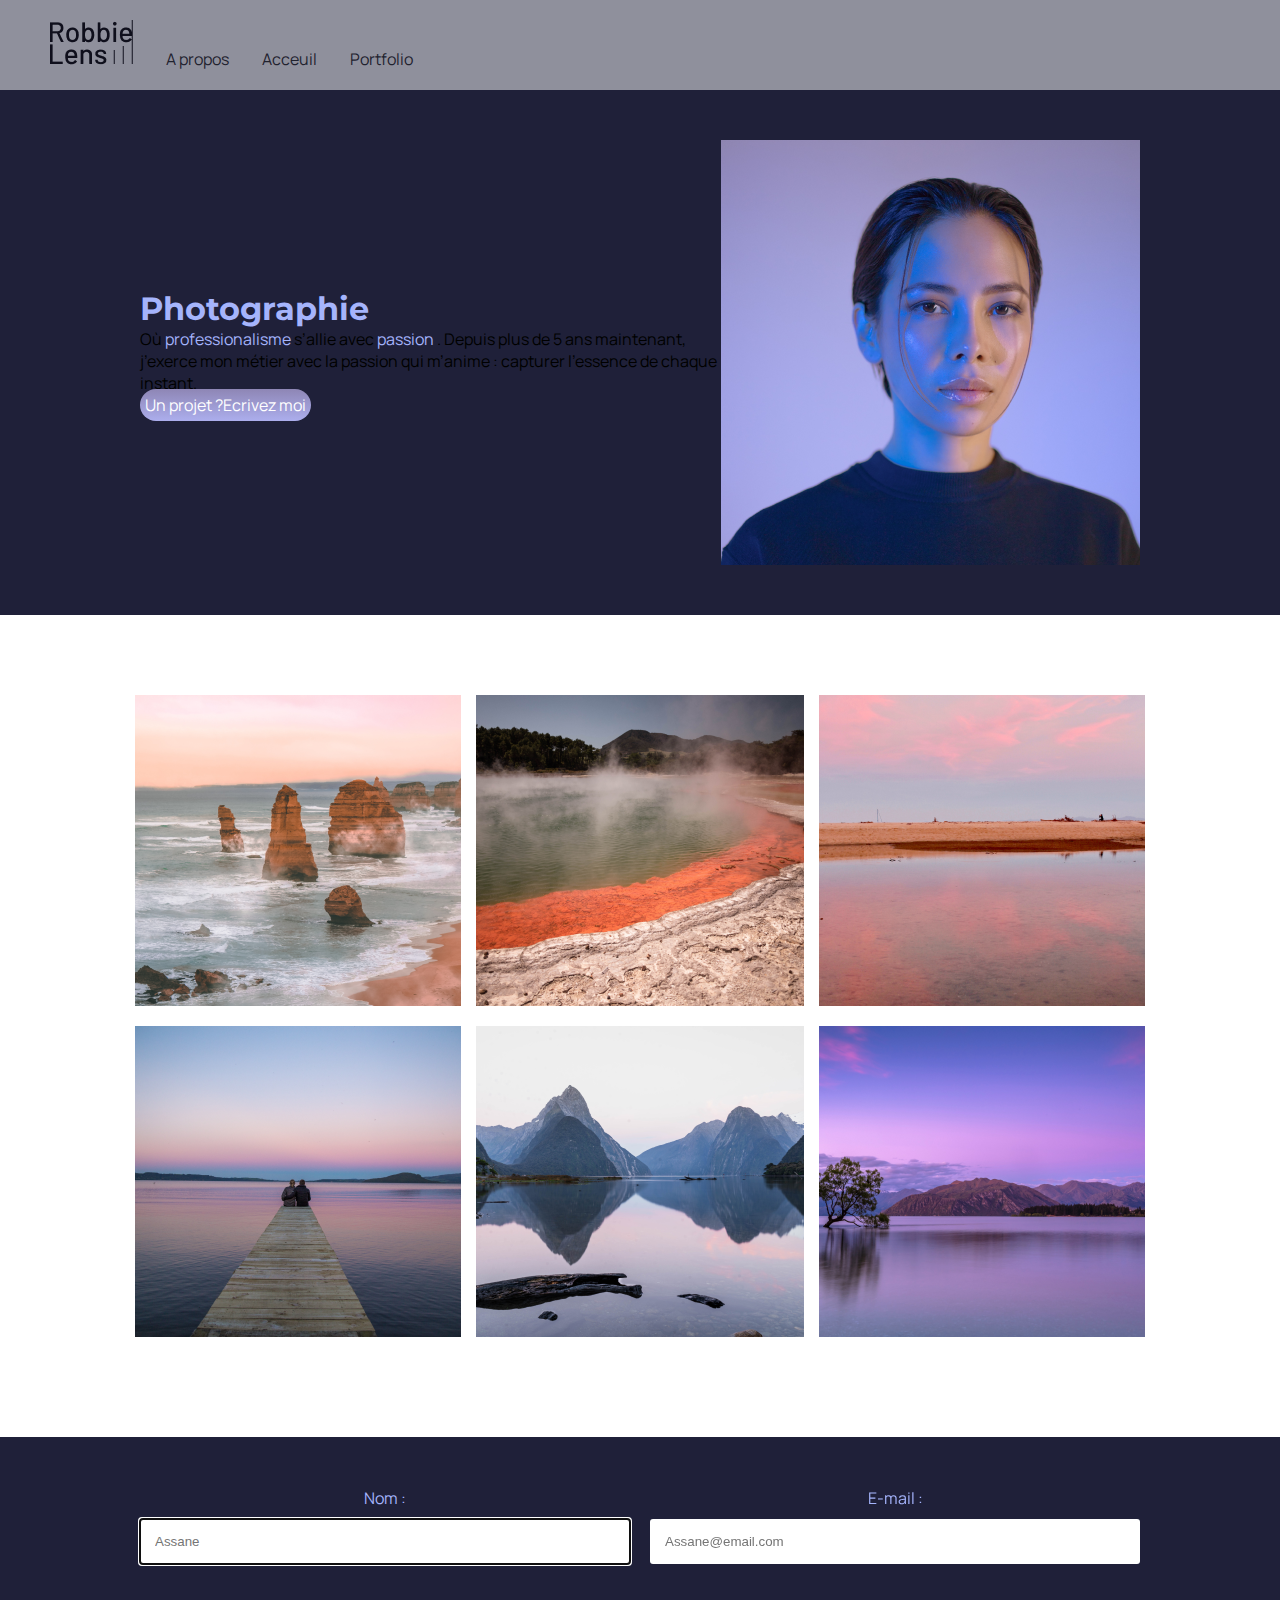
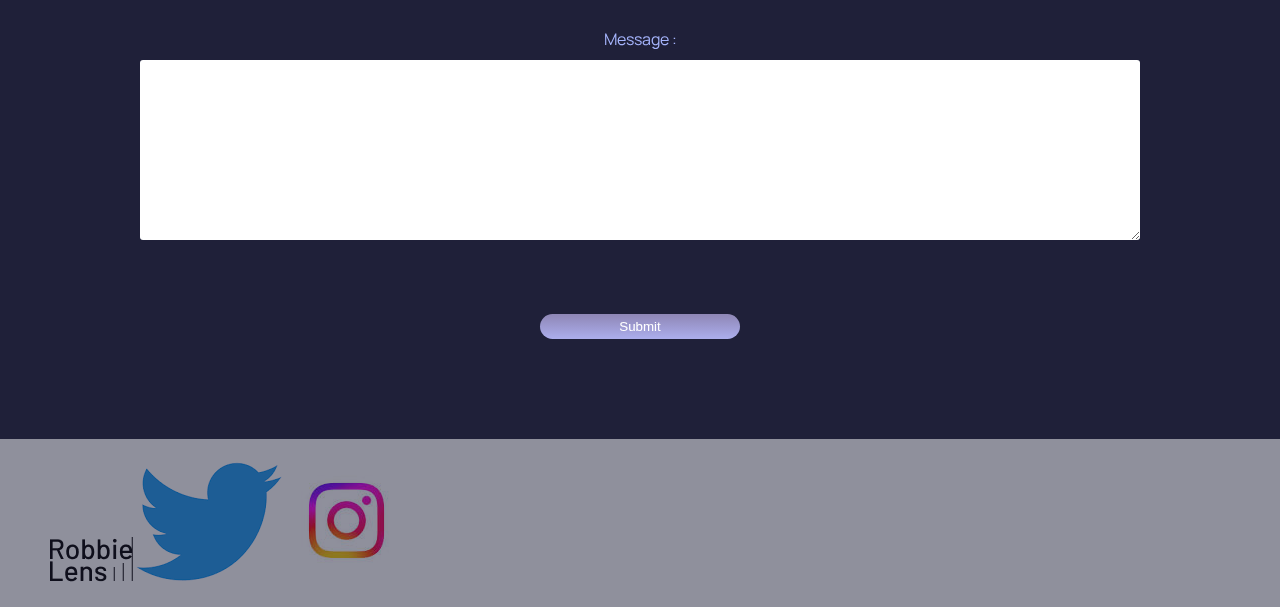
<file: Tache2/dossier - demo/index.html>
<!DOCTYPE html>
<html lang="fr-FR">
    <head>
        <meta charset="utf-8">
        <title>Acceuil - Robbie Lens Photographie</title>
        <link rel="stylesheet" href="style.css">
        <link rel="preconnect" href="https://fonts.googleapis.com">
        <link rel="preconnect" href="https://fonts.gstatic.com" crossorigin>
        <link href="https://fonts.googleapis.com/css2?family=Manrope&family=Montserrat&family=Roboto&display=swap" rel="stylesheet">
    </head>
    <body>
        <header>
            <nav>
                <img src="../img/logo.png" alt="Logo Robbie Lens">
                    <a href="a-propos.html">A propos</a>
                    <a href="index.html">Acceuil</a>
                    <a href="portfolio.html">Portfolio</a>
            </nav>
        </header>
        <main>
            <section class="accueil-introduction">
                <div>
                    <h1>Photographie</h1>
                    <p>
                        Où <em class="important"> professionalisme</em> s’allie avec <em class="important"> passion </em>. Depuis plus de 5 ans maintenant, j’exerce mon métier avec la passion
                        qui m’anime : capturer l’essence de chaque instant.
                    </p>
                    <a href="portofolio.html"class="cta">Un projet ?Ecrivez moi</a>
                </div>
                    <img src="../img/robbie-lens.png" alt="Lens">
            </section>
            <section class="accueil-photos">
                <div>
                    <img src="../element-1.png" alt="Twelve apostles - Australie">
                    <img src="../element-2.png" alt="Wai-O-Tapu - Nouvelle-Zélande">
                    <img src="../element-3.png" alt="Parc National d’Abel Tasman - Nouvelle-Zélande">
                </div>
                <div>
                    <img src="../element-4.png" alt=""Lac Rotorua - Nouvelle-Zélande">
                    <img src="../element-5 (1).png" alt="Milford Sound - Nouvelle-Zélande">
                    <img src="../element-6.png" alt="Lac Wanaka - Nouvelle-Zélande">
                </div>
            </section>
            <section class="formulaire">
                <h2>Parlons De Votre Projet </h2>
                <form action="" method="post">
                    <div class="form-nom-email">
                        <div class="form-column">
                            <label for="Nom">Nom :</label>
                            <input type="text" name="Nom"id='Nom' placeholder="Assane" autofocus> <br><br>
                        </div>
                        <div class="form-column">
                            <label for="email">E-mail :</label>
                            <input type="email" name="email" id="email" placeholder="Assane@email.com" autofocus> <br><br>
                        </div>
                    </div>
                            <label for="text">Message :</label>
                            <textarea name="Message" id="Message" cols="30" rows="10" autofocus></textarea><br><br>
                            <input type="submit" name="Envoyer" class="cta">
                </form>
            </section>
        </main>
        <footer>
                <img src="../img/logo.png" alt="Logo Robbie Lens">
                <a  target="_blank" href="https://twitter.com/">
                    <img src="../téléchargement.png" alt="Logo Twitter">
                </a>
                <a target="_blank" href="https://instagram.com/">
                    <img src="../ins.jpg" alt="Logo Instagram">
                </a>
        </footer>
     </body>
</html>
</file>
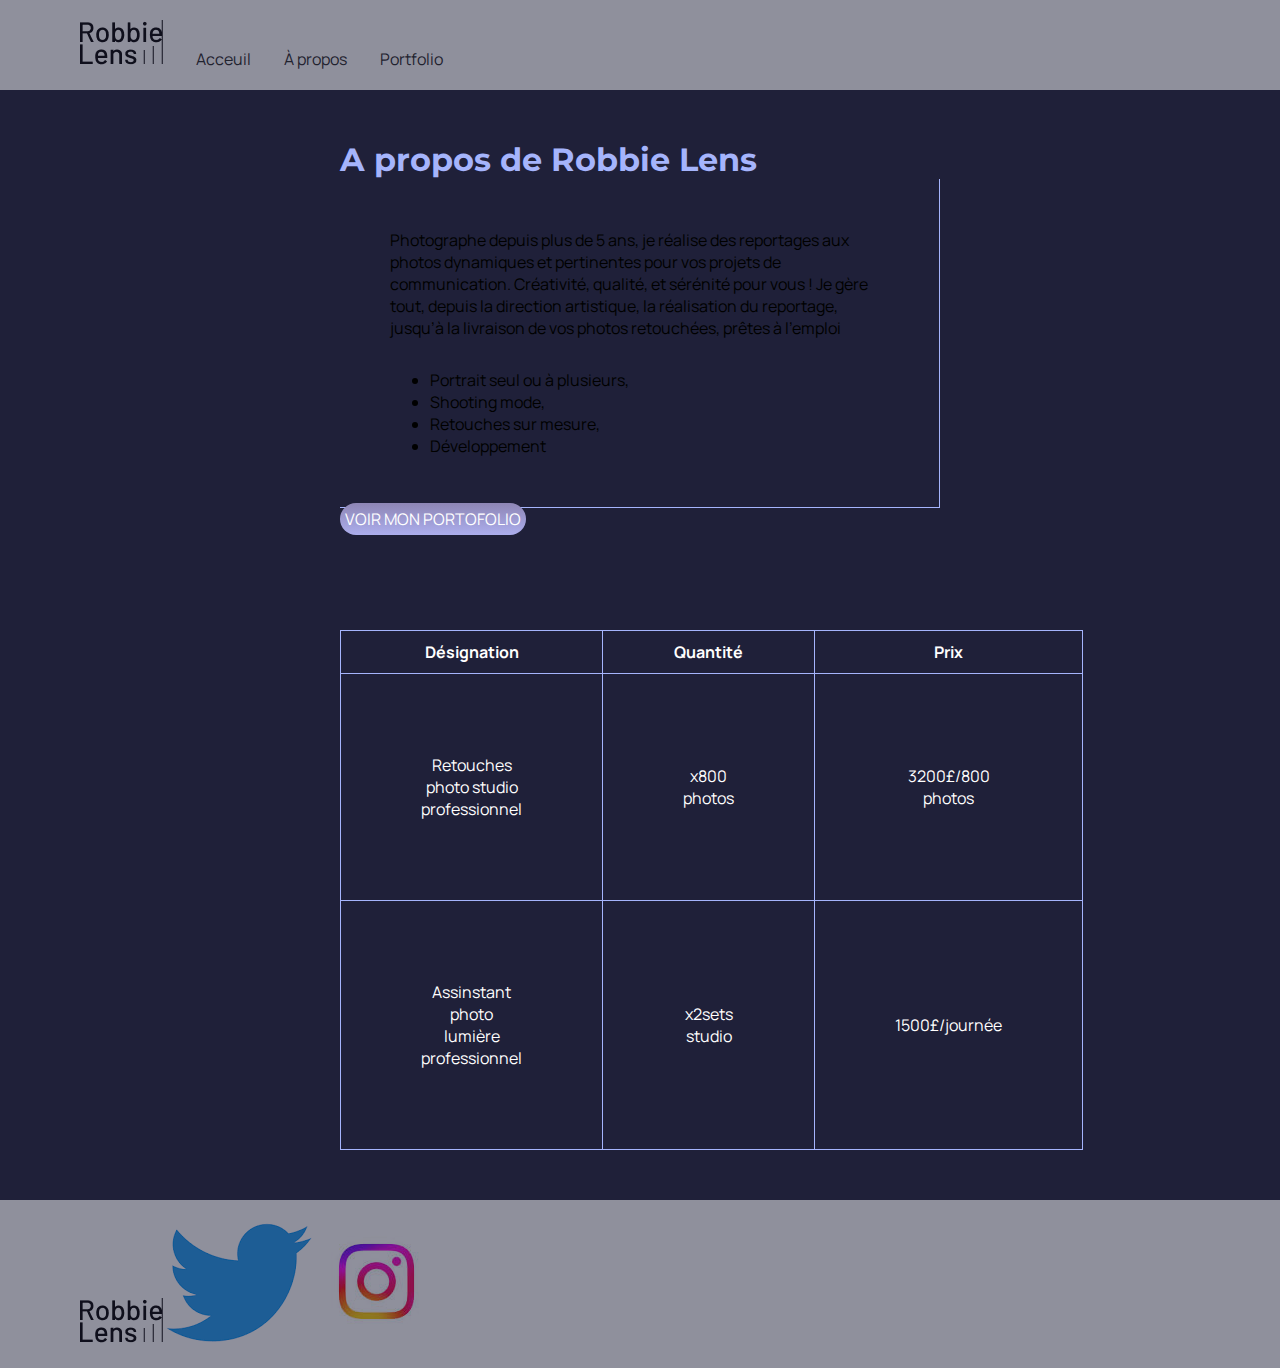
<file: Tache2/dossier - demo/a-propos.html>
<!DOCTYPE html>
<html lang="fr-FR">
    <head>
        <meta charset="utf-8">
        <link rel="stylesheet" href="style.css">
        <link rel="preconnect" href="https://fonts.googleapis.com">
        <link rel="preconnect" href="https://fonts.gstatic.com" crossorigin>
        <link href="https://fonts.googleapis.com/css2?family=Manrope&family=Montserrat&family=Roboto&display=swap" rel="stylesheet">
        <title>A propos - Robbie Lens Photographie</title>
    </head>
    <body>
        <header>
            <nav>
                <a href="index.html" class="lien-icone">
                        <img src="../img/logo.png" alt="Logo Robbie Lens">
                </a>
                <a href="index.html">Acceuil</a>
                <a href="a-propos.html">À propos</a>
                <a href="portfolio.html">Portfolio</a>
            </nav>
        </header>
        <main class="a-propos-main">
            <section>
                <h1> A propos de Robbie Lens</h1>
                <div class="dos">
                    <p>
                        Photographe depuis plus de 5 ans, je réalise des reportages aux photos dynamiques et pertinentes pour vos projets de communication. Créativité, qualité, et sérénité pour vous ! Je gère tout, depuis la direction artistique,
                        la réalisation du reportage, jusqu’à la livraison de vos photos retouchées, prêtes à l’emploi
                    </p>
                        <h2>Services</h2>
                        <ul>
                            <li>Portrait seul ou à plusieurs,</li>
                            <li>Shooting mode,</li>
                            <li>Retouches sur mesure,</li>
                            <li>Développement</li>
                        </ul>
                </div>
                <div class="nigger">
                        <a href="portofolio.html" class="cta">VOIR MON PORTOFOLIO</a>
                </div>
            </section>
            <section class="tableau">
                <h2>Tarifs</h2>
                <table>
                    <thead>
                        <tr>
                            <th>Désignation</th>
                            <th>Quantité</th>
                            <th>Prix</th>
                        </tr>
                    </thead>
                    <tbody>
                        <tr>
                            <td>Retouches photo studio professionnel</td>
                            <td>x800 photos</td>
                            <td>3200£/800 photos</td>
                        </tr>
                        <tr>
                            <td>Assinstant photo lumière professionnel </td>
                            <td>x2sets studio</td>
                            <td>1500£/journée</td>
                        </tr>
                    </tbody>
                </table>
            </section>
        </main>
        <footer>
            <div class="footer">
                <a href="index.html" class="lien-icone">
                    <img src="../img/logo.png" alt="Logo Robbie Lens">
                </a>
                <a  target="_blank" href="https://twitter.com/">
                    <img src="../téléchargement.png" alt="Logo Twitter">
                </a>
            <a target="_blank" href="https://instagram.com/">
                <img src="../ins.jpg" alt="Logo instagram">
            </a>
            </div>
        </footer>
    </body>
</html>
</file>
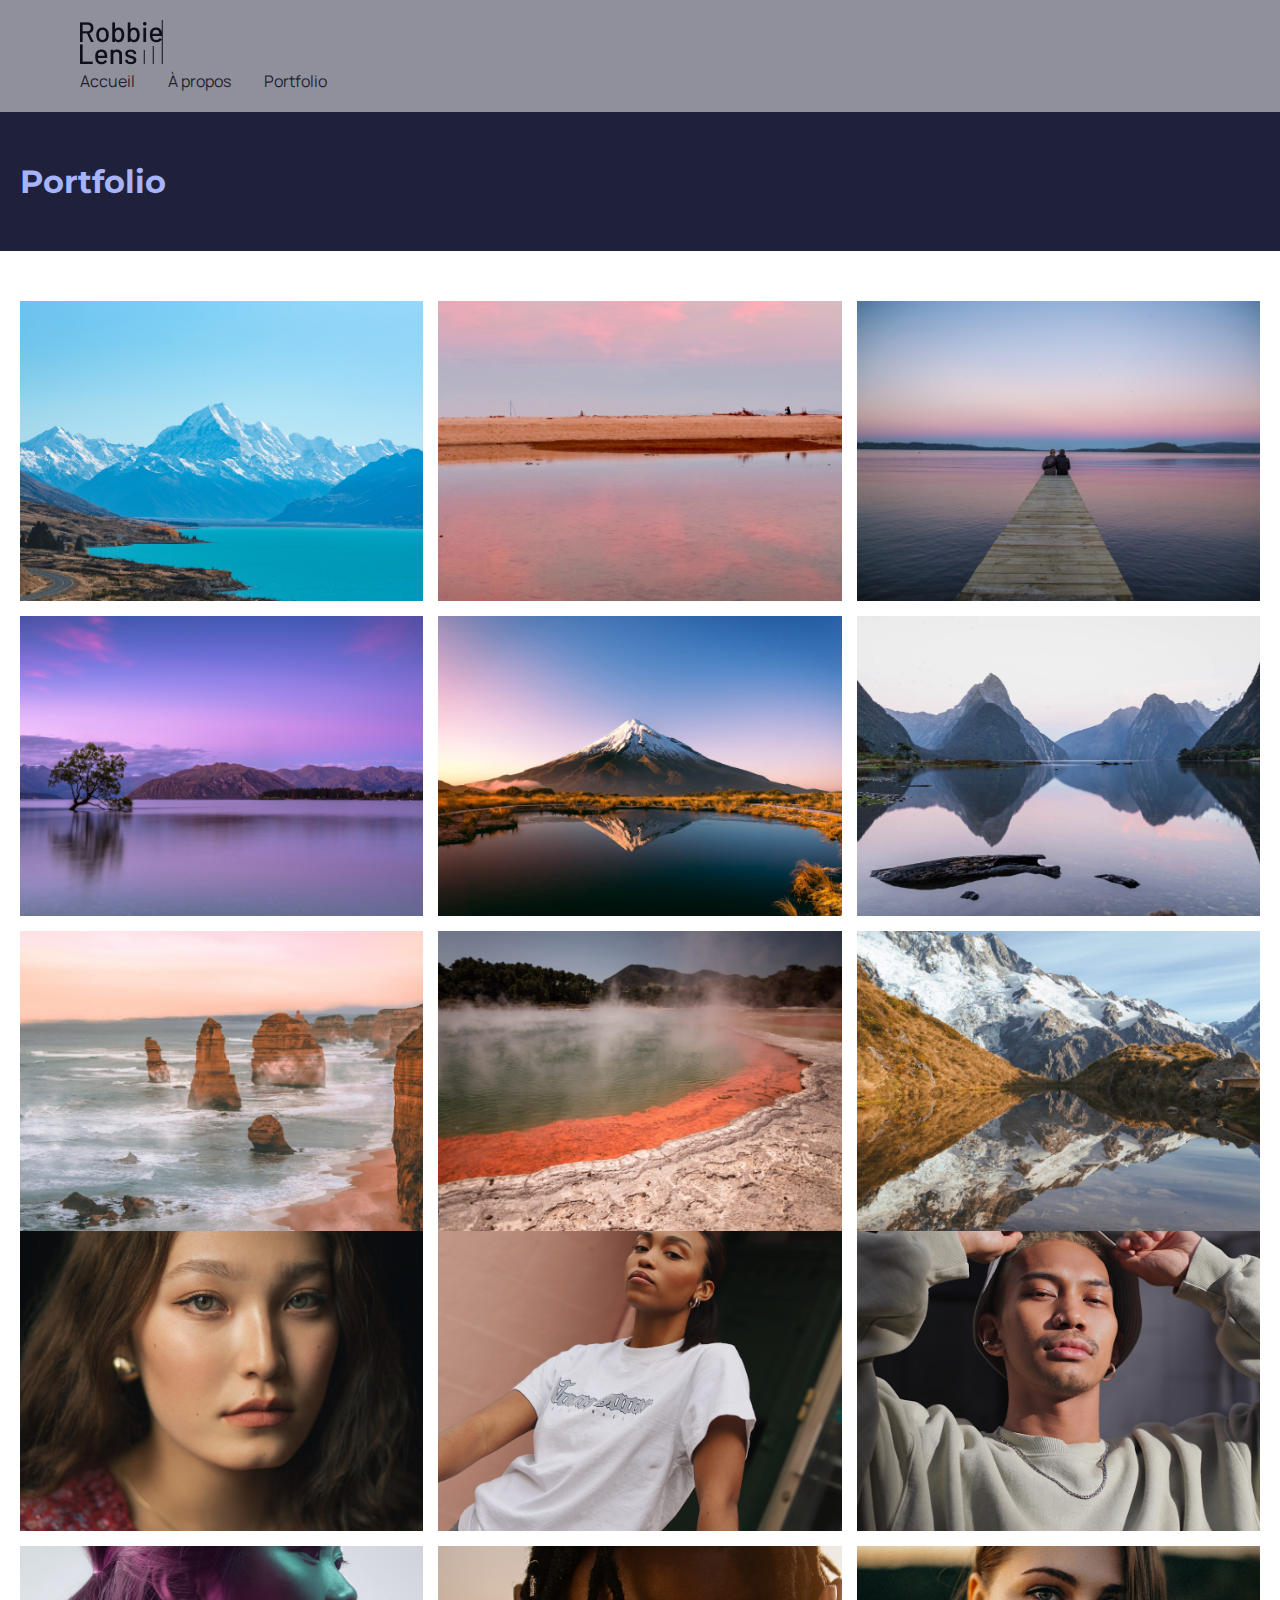
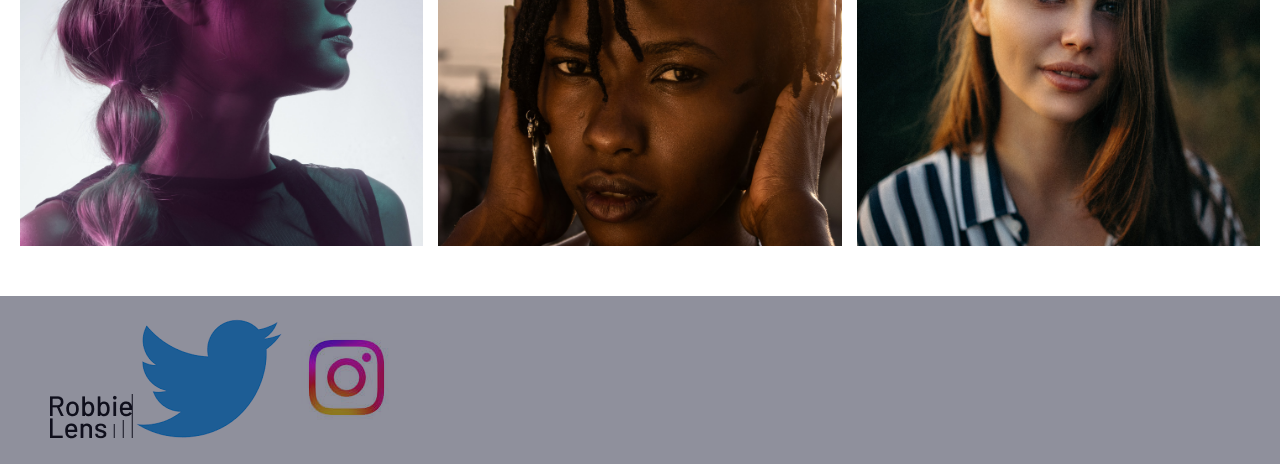
<file: Tache2/dossier - demo/portofolio.html>
<!DOCTYPE html>
<html lang="fr">
    <head>
        <meta charset="utf-8" >
        <title>Portfolio - Robbie Lens Photographie</title>
        <link href="style.css" rel="stylesheet" >
        <link rel="preconnect" href="https://fonts.googleapis.com">
        <link rel="preconnect" href="https://fonts.gstatic.com" crossorigin>
        <link href="https://fonts.googleapis.com/css2?family=Manrope&family=Montserrat&display=swap" rel="stylesheet">
    </head>
    <body>
        <header>
            <nav>
                <a href="index.html" class="lien-icone">
                    <img src="../img/logo.png" alt="Logo Robbie Lens" >
                </a>
                <div>
                    <a href="index.html">Accueil</a>
                    <a href="a-propos.html">À propos</a>
                    <a href="portfolio.html">Portfolio</a>
                </div>
            </nav>
        </header>
        <main>
            <section>
                <h1>Portfolio</h1>
            </section>
            <section class="portfolio-section-photos">
                <h2>Paysages</h2>
                <div class="grid-paysages">
                    <a href="../img/paysage1.jpg" class="lien-conteneur-photo">
                    <img src="../img/paysage1.jpg" alt="Mont Aoraki - Nouvelle-Zélande">
                    <div class="photo-hover">Voir la photo</div>
                </a>
                <a href="../img/paysage2.jpg" class="lien-conteneur-photo">
                    <img src="../img/paysage2.jpg" alt="Parc National d’Abel Tasman - Nouvelle-Zélande">
                    <div class="photo-hover">Voir la photo</div>
                </a>
                <a href="../img/paysage3.jpg" class="lien-conteneur-photo">
                    <img src="../img/paysage3.jpg" alt="Lac Rotorua - Nouvelle-Zélande">
                    <div class="photo-hover">Voir la photo</div>
                </a>
                <a href="../img/paysage4.jpg" class="lien-conteneur-photo">
                    <img src="../img/paysage4.jpg" alt="Lac Wanaka - Nouvelle-Zéland">
                    <div class="photo-hover">Voir la photo</div>
                </a>
                <a href="../img/paysage5.jpg" class="lien-conteneur-photo">
                    <img src="../img/paysage5.jpg" alt="Mont Taranaki - Nouvelle-Zélande">
                    <div class="photo-hover">Voir la photo</div>
                </a>
                <a href="../img/paysage6.jpg" class="lien-conteneur-photo">
                    <img src="../img/paysage6.jpg" alt="Milford Sound - Nouvelle-Zéland">
                    <div class="photo-hover">Voir la photo</div>
                </a>
                <a href="../img/paysage7.jpg" class="lien-conteneur-photo">
                    <img src="../img/paysage7.jpg" alt="Twelve Apostle - Australie">
                    <div class="photo-hover">Voir la photo</div>
                </a>
                <a href="../img/paysage8.jpg" class="lien-conteneur-photo">
                    <img src="../img/paysage8.jpg" alt="Wai-O-Tapu - Nouvelle-Zéland">
                    <div class="photo-hover">Voir la Photo</div>
                </a>
                <a href="../img/paysage9.jpg" class="lien-conteneur-photo">
                    <img src="../img/paysage9.jpg" alt="Mont Cook - Nouvelle Zélande">
                    <div class="photo-hover">Voir la photo</div>
                </a>
                </div>
                <h2>Portraits</h2>
                <div class="grid-portraits">
                    <a href="../img/portrait1.jpg" class="lien-conteneur-photo">
                    <img src="../img/portrait1.jpg" alt="Portrait jeune femme 1">
                    <div class="photo-hover">Voir la photo</div>
                </a>
                <a href="../img/portrait2.jpg" class="lien-conteneur-photo">
                    <img src="../img/portrait2.jpg" alt="Portrait jeune femme 2">
                    <div class="photo-hover">Voir la photo</div>
                </a>
                <a href="../img/portrait3.jpg" class="lien-conteneur-photo">
                    <img src="../img/portrait3.jpg" alt="Portrait jeune femme 3">
                    <div class="photo-hover">Voir la photo</div>
                </a>
                <a href="../img/portrait4.jpg" class="lien-conteneur-photo">
                    <img src="../img/portrait4.jpg" alt="Portrait jeune femme 4">
                    <div class="photo-hover">Voir la photo</div>
                </a>
                <a href="../img/portrait5.jpg" class="lien-conteneur-photo">
                    <img src="../img/portrait5.jpg" alt="Portrait jeune femme 5">
                    <div class="photo-hover">Voir la photo</div>
                </a>
                <a href="../img/portrait6.jpg" class="lien-conteneur-photo">
                    <img src="../img/portrait6.jpg" alt="Portrait jeune femme 6">
                    <div class="photo-hover">Voir la photo</div>
                </a>
                </div>
            </section>
        </main>
        <footer>
            <img src="../img/logo.png" alt="Logo Robbie Lens">
            <a  target="_blank" href="https://twitter.com/">
                <img src="../téléchargement.png" alt="Logo Twitter">
            </a>
            <a target="_blank" href="https://instagram.com/">
                <img src="../ins.jpg" alt="Logo Instagram">
            </a>
        </footer>
    </body>
</html>
</file>
<file: tache 3/index.css>
*{
    margin: 0;
    padding: 0;
    box-sizing: border-box;
    font-family: Verdana, Geneva, Tahoma, sans-serif;
}
body{
   background-image: url('téléchargement.jpg');
   background-repeat: no-repeat;
   background-size: cover;
   justify-content:center;
   align-items: center;
   padding: 130px;
}
.big{
    display: flex;
    justify-content: center;
    align-items: center;
    width: 70%;
    background-color: white;
    margin: auto;
}
.big .image{
    width: 50%;
    height: 100%;
}
.big .image img{
    width: 100%;
    height: 100%;
}
.big form{
    width: 50%;
    height: 100%;
    padding:10px;
}
button{
    background-color: #333;
    color: white;
    padding: 12px;
    margin-left: 120px;
    height: 50px;
    width: 150px;

}
#ln{
   margin-left: 100px;
}
i{
    float: right;
}

@media screen and  (max-width:767px) {
    .big{
        display: flex;
        flex-direction: column;
        justify-content: center;
        width: 100%;
        
    }
    .big .image{
        display: none;
    }
    .big form{
        width: 100%;
        height: 100vh;
    }
}
</file>
<file: tache4/index.css>
*{
    margin: 0;
    /* padding: 0; */
    font-family: Verdana, Geneva, Tahoma, sans-serif;
}

header nav{
    display: flex;
    justify-content: space-around;
    align-items: center;
    background-color: #fff;
    margin-top: 50px;
}

a{
    text-decoration: none;
    color: black;
    margin-bottom: 25px;
}

.big{
    background-image: url(image/fond.png);
    background-size: cover;
    background-repeat: no-repeat;
    width: 100%;
    height: 90vh;
}

.big img{
    width: 10%;
    background-color: #fff;
    padding: 20px;
    margin-top: 15%;
    margin-left: 45%;
    border-radius: 30px;
}
.big .good h4{
    color: #fff;
    background-color: rgb(63, 62, 62);
    padding: 14px;
    width: 25%;
    margin: auto;
    text-align: center;
    margin-top: 2%;
}
.big .prg h6{
    color: #fff;
    text-align: center;
    margin-top: 2%;
}

.bigger{
    display: flex;
    justify-content: space-around;
    align-items: center;
    background-color: #fff;
    height: 60vh ;
    width: 100%;
}
.bigger .one{
    display: flex;
    flex-direction: column;
    /* gap: 15px; */
    justify-content: center;
}

.bigger .one .deux{
    width: 100px;
    height: 100px;
    border: 2px solid aqua;
    margin-left: 65px;
    border-radius: 50%;
    
}

.bigger .deux img{
    margin-left: 25px;
    margin-top: 20px;
}

/* .bigger .one.deux img{
    width: 14px;
} */
.bigger h5{
    text-align: center;
}

.coach{
    background-color: rgb(184, 180, 180);
    height: 30vh;
    padding: 30px;
}
.coach h1{
    text-align: center;
   
}
.yup{
    display: flex;
    justify-content: space-around;
    align-items: center;
    margin-top: 60px;
}

.photo{
    display: flex;
    flex-direction: column;
    width: 100%;
    height: 400px;
}

.photo .first{
    display: flex;
    width: 100%;
    height: 50%;
}
.photo .first .image1{
    width: 25%;
    height: 100%;
} 
.photo .first .image1 img{
    width: 100%;
    height: 100%;
}
.photo .first .image2{
    width: 25%;
    height: 100%;
} 
.photo .first .image2 img{
    width: 100%;
    height: 100%;
}
.photo .first .image3{
    width: 25%;
    height: 100%;
} 
.photo .first .image3 img{
    width: 100%;
    height: 100%;
}
.photo .first .image4{
    width: 25%;
    height: 100%;
} 
.photo .first .image4 img{
    width: 100%;
    height: 100%;
}

.photo .second{
   display: flex;
   width: 100%;
   height: 50%;
}
.photo .second .image5{
    width: 25%;
    height: 100%;
}
.photo .second .image5 img{
    width: 100%;
    height: 100%;
}
.photo .second .image6{
    width: 25%;
    height: 100%;
}
.photo .second .image6 img{
    width: 100%;
    height: 100%;
}
.photo .second .image7{
    width: 25%;
    height: 100%;
}
.photo .second .image7 img{
    width: 100%;
    height: 100%;
}
.photo .second .image8{
    width: 25%;
    height: 100%;
}
.photo .second .image8 img{
    width: 100%;
    height: 100%;
}

.grand{
    background-color: #fff;
    width: 100%;
    height: 40vh;
    padding-top: 30px;
}
.grand h1{
    text-align: center;

}
.grand p{
    text-align: center;
    margin-top: 50px;
}
.cr7{
    background-color: #74C1C2;
    width: 100%;
    height: 95vh;
    padding-top: 30px;
}
.cr7 h1{
    text-align: center;
}
.cr7 p{
    text-align: center;
    margin-top: 50px;
}

.cr7 .dos{
    display: flex;
    justify-content: space-around;
    margin-top: 50px;
} 
.dos :hover{
    transform: scale(1.1);
}

.moussa{
    width: 100%;
    height: 70vh;
}
.moussa .baye img{
    width: 5%;
    height: 15%;
    margin-left: 50%;
    padding-top: 30px;
}

.moussa p{
    text-align: center;
    margin-top: 90px;
}

.moussa h6{
    text-align: center;
    margin-top: 100px;
}
footer{
    background-color: gray;
}
footer h1{
    text-align: center;
    padding-top: 20px;
}
footer h2{
    text-align: center;
}
.mnd{
    display: flex;
    justify-content: space-around;
    height: 40vh;
}
.king{
    text-align: center;
    margin-top: 60px;
    padding: 35px;
}
</file>
<file: tache4/responsive.css>
*{
    margin: 0;
}
@media screen and (max-width:400px) {
   a{
        font-size: 20px;
    }
    nav{
    position: relative;
    margin-left: 350px;
    gap: 20px;
    }
    .big{
        width: 750px;
    }
    .bigger{
        width: 800px;
    }
    .coach{
        width: 740px;
    }
    .photo{
        width: 800px;
    }
    .grand{
        width: 750px;
    }
    .cr7{
        width: 790px;
    }
    .cr7 .dos{
        width: 310px;
     } 
    .moussa{
        width: 750px;
     }
    footer{   
        width: 790px;
     }
}
</file>
<file: tache5/index.css>
*{
    margin: 0;
    padding: 0;
    box-sizing: border-box;
    /* outline: 1px solid yellow; */
}
header {
    width: 100%;
    height: 500px;
    background-image: url(images/slider-1-1920x1080.jpg);
    background-size: cover;
}

header .big{
    width: 80%;
    margin: auto;
    gap: 20px;
    padding-top: 50px;
    border-radius: 2px;
}
header .big button{
    width: 130px;
    height: 30px;
    border-radius: 2px;
    color: #fff;
    background-color: orange;
    float: right;
    margin-top: 30px;
    padding: 20px;
    text-align: center;
    font-size: 13px;
}

header .big .bigger{
    width: 100%;
    background-color: orange;
    padding: 50px;
    display: flex;
    justify-content: space-around;
    color: #fff;
    border-radius: 2px;
}
.un, .deux, .trois{
    display: flex;
}
i{
    margin-right: 20px;
    margin-top: 10px;
}
.free i{
    background-color: #777;
    color: #fff;
    width: 40px;
    height: 40px;
    display: flex;
    justify-content: center;
    align-items: center;
    border-radius: 50%;
    gap: 20px;
}

.laye{
    background-color: #fff;
    width: 600px;
    height: 450px;
    position: relative;
    top: -150px;
    margin: auto;
}
.laye .junior p{
    color: grey;
}
.laye .junior .dos img{
    width: 30%;
    border-radius: 200px;
    position: relative;
    top: -100px;
    z-index: 1;
    left: 210px;
}
.laye .junior .doss{
    text-align: center;
    position: relative;
     top: -80px;
     /* gap: 10px; */
}
.laye .junior .doss p span{
    color: orange;
    font-size: 20px;
}
.laye .junior .key{
    text-align: center;
    position: relative;
     top: -80px;
}
.laye .junior .key p span{
   font-weight: bold;
   color: black;
}
.laye .junior .free{
    display: flex;
    align-items: center;
    justify-content: center;
    position: relative;
    top: -50px;
    color: black;
}

.met .mett{
    width: 20%;
    height: 20%;
    margin-left: 160px;
}
#hre{
    width: 25%;
    padding: 5px;
    background-color: orangered;
    border-radius: 15%;
    margin-bottom: 30px;
}
.met .mett p{
    color: grey;
}
.met .amet{
    display: flex;
    align-items: center;
    justify-content: center;
    gap: 20px;
    margin-bottom: 50px;
}
.met .amet p{
    color: grey;
}
.amett{
    display: grid;
    grid-template-columns: repeat(6, 1fr) ;
    gap: 15px;
}
.amett img{
    width: 100%;
    height: 100%;
}
.amett .imag1{
    grid-column:1/3;
    grid-row: 1/1;
}
.amett .imag2{
    grid-column: 3/5;
    grid-row: 1/3;
}
.amett .imag3{
    grid-column: 5/7;
    grid-row: 1/1;
}
.amett .imag4{
    grid-column: 1/2;
    grid-row: 2/3;
}
.amett .imag5{
    grid-column: 2/3;
    grid-row: 2/3;
}
.amett .imag6{
    grid-column: 5/7;
    grid-row: 2/3;
}
.amett .imag7{
    grid-column: 1/3;
    grid-row: 3/5;
}
.amett .imag8{
    grid-column: 3/5 ;
    grid-row: 3/4;
}
.amett .imag9{
    grid-column:3/4 ;
    grid-row: 4/5;
}
.amett .imag10{
    grid-column:4/5 ;
    grid-row:4/5 ;
}
.amett .imag11{
    grid-column: 5/7;
    grid-row: 3/5;
}
.met .amet p span{
    color: orangered;
}

.mo{
    width: 100%;
}
.mo .moo{
    width: 100%;
    display: flex;
    justify-content: space-around;
    margin-top: 70px;
    margin-bottom: 50px;
}
.prog-rad{ display: flex; } 
.prog-rad .gauche{ display: flex; }
.prog-rad .droite{ display: flex; }

.prog-rad .circle-wrap{
    display: grid;
    grid-template-columns: repeat(1, 160px);
    grid-gap: 10px;
    margin-top: 50px;
    margin-left: 20px;
    width: 150px;
    height: 150px;
    background: #d9d7da;
    border-radius: 50%;
}

.circle-wrap .circle .mask,
.circle-wrap .circle .fill-1,
.circle-wrap .circle .fill-2,
.circle-wrap .circle .fill-3,
.circle-wrap .circle .fill-4{
    width: 150px;
    height: 150px;
    position: absolute;
    border-radius: 50%;
}
.circle-wrap .circle .mask {
    clip: rect(0px, 150px, 150px, 75px);
  }
.circle-wrap .inside-circle {
    width: 124px;
    height: 124px;
    border-radius: 50%;
    background: white;
    line-height: 120px;
    text-align: center;
    margin-top: 13px;
    margin-left: 13px;
    color: black;
    position: absolute;
    z-index: 100;
    font-weight: 500;
    font-size: 2em;
  }
  .circle-wrap .inside-circle h6{position: absolute; top: 20%; left: 50%; width: 100%;
	letter-spacing: 0; text-align: center; transform: translate(-50%, 15px); color: #777; font-size: 12px;}
    /* ANIMATION */
        /* CERCLE 1 */
  .mask .fill-1 {
    clip: rect(0px, 75px, 150px, 0px);
    background-color: #FFA804;
  }
  
  .mask.full-1,
  .circle .fill-1 {
    animation: fill-1 ease-in-out 3s;
    transform: rotate(174.6deg);
  }
  
  @keyframes fill-1 {
    0% {
      transform: rotate(0deg);
    }
    100% {
      transform: rotate(174.6deg);
    }
  }
        /* CERCLE 2 */
.mask .fill-2 {
  clip: rect(0px, 75px, 150px, 0px);
  background-color: #FFA804;
}

.mask.full-2,
.circle .fill-2 {
  animation: fill-2 ease-in-out 3s;
  transform: rotate(140.4deg);
}

@keyframes fill-2{
  0% {
    transform: rotate(0deg);
  }
  100% {
    transform: rotate(140.4deg);
  }
}
        /* CERCLE 3 */
.mask .fill-3 {
  clip: rect(0px, 75px, 150px, 0px);
  background-color: #FFA804;
}

.mask.full-3,
.circle .fill-3 {
  animation: fill-3 ease-in-out 3s;
  transform: rotate(120.6deg);
}

@keyframes fill-3{
  0% {
    transform: rotate(0deg);
  }
  100% {
    transform: rotate(120.6deg);
  }
}
        /* CERCLE 4 */
.mask .fill-4 {
  clip: rect(0px, 75px, 150px, 0px);
  background-color: #FFA804;
}

.mask.full-4,
.circle .fill-4 {
  animation: fill-3 ease-in-out 3s;
  transform: rotate(175deg);
}

@keyframes fill-4{
  0% {
    transform: rotate(0deg);
  }
  100% {
    transform: rotate(175deg);
  }
}

.mo .moo p{
    color: grey;
}
.mo p{
    color: grey;
}
.god{
    background-color: rgb(82, 0, 82);
    color: #fff;
}
.god .good{
    display: flex;
    justify-content: space-around;
    align-items: center;
}
.god .good .food{
  margin-bottom: 530px;
}
.god .good .foodd{
    margin-top: 100px;
}
.god .good .food p{
    color: rgb(187, 183, 183);
}
.god .good .foodd .food1 p span{
    color: orangered;
    font-weight: bold;
}
.god .good .foodd .food3 p span{
    color: orangered;
    font-weight: bold;
}
.snap .fac{
    display: flex;
    justify-content: space-around;
    align-items: center;
    margin-top: 70px;
}
.snap .fac .wxc{
    margin-bottom:  10px;
}
.snap .fac .wxc p span{
    color: orangered;
    font-weight: bold;
}
.snap .fac .ins{
    margin-bottom: 650px;
}
.snap .fac .ins p{
    color: grey;
}
.snap .fac .wxc p{
    color: grey;
}

.crack .timeline{
    width: 3px;
    height: 800px;
    background: grey;
    position: relative;
    top: -50px;
}
.crack .timeline .cercle1, .cercle2, .cercle3{
    width: 40px;
    height: 40px;
    background: #ffcf76;
    border-radius: 50%;
    position: relative;
    left: -20px;
}
.crack .timeline .cercle2{
    margin-top: 250px;
}
.crack .timeline .cercle3{
    margin-top: 255px;
}

.crack .timeline .cercle11{
    background: orange;
    width: 20px;
    height: 20px;
    border-radius: 50%;
    position: relative;
    left: 10px;
    top: 10px;
}
.crack .timeline .cercle22{
    background: orange;
    width: 20px;
    height: 20px;
    border-radius: 50%;
    position: relative;
    left: 10px;
    top: 8px;
}

.crack .timeline .cercle33{
    background: orange;
    width: 20px;
    height: 20px;
    border-radius: 50%;
    position: relative;
    left: 10px;
    top: 8px;
}
.kalika{
    width: 100%;
    height: 300px;
    background-image: url('images/portfolio-1-600x400.jpg');
    background-repeat: no-repeat;
    background-size: cover;
}
.kalika img{
    width: 100%;
    height: 100%;
}
.kalika .klk{
    color: #fff;
    font-size: 20px;
    display: flex;
    align-items: center;
    justify-content: space-around;
}
.kalika .klk .klkl h1{
    font-weight: bold;
    font-size: 60px;
}
.kalika .klk .klkl span{
    margin-top: 15px;
    margin-left: 20px;
}

.kalika .klk .klkl{
    margin-top: 100px;
    display: flex;
}
footer{
    background-color: rgb(93, 6, 175);
    color: grey;
    text-align: center;
    height: 80px;
    font-size: 20px;
    display: flex;
    align-items: center;
    justify-content: center;
}

@media screen and (max-width:400px) {
    header{
        width: 610px;
    }
    header .big .bigger{
        display: flex;
        flex-direction: column;
        gap: 10px;
        font-size: 25px;
    }
    .laye{
    margin-top: 140px;
    font-size: 25px;
    }
    .met{
        width: 610px;
    }
    .met, .mett, .amet{
        font-size: 25px;

    }
    .met .amett{
        display: flex;
        flex-direction: column;
    }
    .mo{
        width: 610px;
    }
    .mo .moo{
        display: flex;
        flex-direction: column;
        font-size: 25px;
    }
    .mo .moo .gate, .gato{
        margin-left: 13px;
    }
    .mo .moo .prog-rad{
        display: flex;
        flex-direction: column;
        align-items: center;
        justify-content: center;
    } 
    .mo .moo .prog-rad .gauche{
        display: flex;
        flex-direction: column;
    }
    .mo .moo .prog-rad .droite{
        display: flex;
        flex-direction: column;
    }
    .god{
        width: 610px;
    }
    .god .good{
        display: flex;
        flex-direction: column;
        font-size: 25px;
    }
    .god .good .food{
        margin-top: 350px;
    }
    .god .good .foodd{
        position: relative;
        top: -250px;
        margin-left: 13px;
    }
    .snap .fac{
        width: 610px;
        font-size: 25px;
        display: flex;
        flex-direction: column;
    }
    .snap .fac .ins{
        margin-top: 350px;
    }
    .snap .fac .crack{
        display: none;
    }
    .snap .fac .wxc{
        position: relative;
        top: -250px;
        margin-left: 13px;
    }
    .kalika{
        width: 610px;
        height: 750px;
    }
    .kalika .klk{
        display: flex;
        align-items: center;
        justify-content: center;
        flex-direction: column;
    }
    footer{
        width: 610px;
        height: 100px;
    }
}
</file>
<file: Tache6/index.css>
*{
    margin: 0;

}
header .big{
    display: flex;
    align-items: center;
    justify-content: space-around;
    background-color: black;
    color: #fff;
    height: 10vh;
}
header .big .biiger{
    display: flex;
    align-items: center;
    justify-content: center;
    gap: 20px;
}
header .big .biiger span{
    font-weight: bold;
}
header .big .biiger i{
    color: orangered;
}
header nav{
    display: flex;
    align-items: center;
    justify-content: center;
    background-color: #fff;
    height: 15vh;
    color: black;
    gap: 70px;
    /* margin-right: 360px; */
    font-weight: bold;
    font-size: 20px;
}
nav .iop{
     margin-left: 420px; 
}
.kalika{
    background-image: url('images/image1.jpg');
    background-repeat: no-repeat;
    background-size: cover;
    width: 100%;
    height: 700px;
}
/* .kalika .grand{
    display: flex;
    align-items: center;
    justify-content: center;
} */
.kalika .grand .klk{
    width: 10%;
    margin: auto;
    position: relative;
    top: 100px;
}
.kalika .grand .klk img{
    width: 100%;
    height: 100%;
}
#hre{
    width: 80px;
    background: orangered;
    font-weight: bold;
    padding-bottom: 5px;
    border: none;
    margin-left: 30px;
}
.kalika .grand .klkl{
    font-size: 70px;
    color: #fff;
    position: relative;
    top: 210px;
    text-align: center;
}
.kalika .grand .klkl p{
    font-size: 20px;
    color: white;
    position: relative;
    top: 10px;
}
input{
    position: relative;
    top: 290px;
    padding: 20px;
    background: none;
    border: 2px solid white;
    margin-left: 45%;
    color: #fff;
    font-weight: bold;
}
.kalika .fac{
    font-weight: bold;
    font-size: 40px;
    position: relative;
    top: 300px;
    margin-left: 50%;
    color: #fff;
}

.intel{
    background-color: rgb(156, 154, 154);
    display: flex;
    align-items: center;
    justify-content: center;
    width: 100%;
    height: 50vh;
}
.intel .crack{
    width: 50%;
    height: 100%;
    display: flex;
    align-items: center;
    justify-content: center;
    margin: auto;
}

.crack .inside{
   background-image: url(images/image6.jpg);
   background-repeat: no-repeat;
   background-size: cover;
   width: 50%;
   height: 200px;
   margin-bottom: 170px;
}
.crack .inspite{
   background-image: url(images/image4.jpg);
   background-repeat: no-repeat;
   background-size: cover;
   width: 50%;
   height: 200px;
   margin-bottom: 170px;
}
.crack .inside img{
    width: 100%;
    height: 100%;
}
.crack .inspite img{
    width: 100%;
    height: 100%;
}
.crack .inss{
    color: #fff;
    font-weight: bold;
    font-size: 25px;
}
#fld{
    border-color: #fff;
    border: 3px solid white;
}
#flde{
    border-color: #fff;
    border: 3px solid white;
    width: 230px;
}


@media screen and (max-width:400px) {
    header .big{
        width: 770px;
        font-size: 15px;
        height: 100px;
    }
    header nav{
        /* width: 100px; */
        height: 200px;
        font-size: 25px;
        margin-left: 550px;
        /* gap: 60px; */
    }
    header nav .iop i{
        display: none;
    }

    .kalika{
        height: 930px;
        width: 770px;
    }
    .kalika .grand .klk{
        margin: auto;
        width: 150px;
    }
    #hre{
        margin-top: 7px;
    }
    .kalika .ins{
    margin-right:90px;
    }
    .kalika .fac{
        margin-right: 250px;
    }

    .intel{
        width: 770px;
        height: 430px;
    }
    .intel .crack .inside{
       position: relative;
       top: -80px;
       /* width: 500px; */
    }

    .intel .crack .inspite{
        position: relative;
        top: -80px;
        /* width: 500px; */
     }
     .intel .crack .inss{
        font-size: 30px;
     }
     #flde{
        width: 100px;
     }

}
</file>
<file: tache 3/form 2/index.css>
*{
margin: 0;
}
body{
    background: linear-gradient(90deg, rgb(74, 9, 109), #ba5370)
}
.big{
    display: flex;
    justify-content: center;
    align-items: center;
   margin-top: 130px;
}
h1{
    color: palevioletred;
    margin-bottom: 30px;
    text-align: center;
}
form{
    background-color: rgb(0, 0, 59);
    color: white;
    padding: 5px;
    padding-right: 80px;
}
#two{
    margin-left: 60px;
}
.big img{
    width: 310px;
    height:448px;
}
#dos{
    width: 200px;
    margin-left: 100px;
}
#zou{
    width: 200px;
    margin-left: 100px;
    margin-bottom: 30px;
}
button{
    padding: 22px;
    width: 150px;
    background: linear-gradient(rgb(221, 0, 221) ,rgb(1, 1, 54));
    margin-left: 60px;
    color: white;    
}
#tt{
    position: absolute;
    z-index: 1;
    top: 80%;
    left: 52.9%;
    text-align: center;
    opacity: 0.5;
    background-color: #dc4973;
    height: 59.9px;
    padding-right: 165px;
    
}
/* #tt h6{
    position: relative;
    left: 100px;
} */
h6{
    color: #fff;
}
@media max-width  {
    
}
</file>
<file: tache 3/form 3/index.css>
*{
    margin: 0;
}
body{
    background-image: url(form\ 3.jpg);
    background-repeat: no-repeat;
    background-size: cover;
}
.big{
    display: flex;
    align-items: center;
    justify-content: center;
    margin-top: 100px;
}
form{
    background-color: rgb(43, 18, 0);
    color: white;
    height: 450px;
}
.big img{
    width:350px;
    height:450px;
}
#zou{
    color:rgb(241, 206, 160) ;
}
.one{
   margin-left: 30px;
}
.two{
    margin-left: 30px;
    display: flex;
}
.three{
    margin-left: 45px;
    margin-top: 15px;
    background-color: rgb(245, 193, 126);
    padding: 2px;
    width: 90px;
    padding-left: 12px;
    padding-top: 12px;
    padding-right: 8px;
}
h1{
    margin-left: 30px;
}
i{
    margin-left: 310px;
}
.four{
    margin-left: 30px;
    color:  rgb(241, 206, 160) ;
}
#un{
    border-radius: 10px;
}
.two {
    display: flex;
   justify-content: space-around;
    font-weight: 600;
}
.two .yup{
    display:flex ;
    align-items: center;
    justify-content: center;
    height: 50px;
    width: 60px;
    border-radius: 50%;
    background-color: white;
    color: black;

}
.two .yup p{
    text-align: center;
}

.two .person{
    display: flex;
    justify-content: center;
    align-items: center;
   background-color: rgb(194, 81, 0);
   color:black;
   border-radius: 10px;
}
.person .yup{
    background-color: rgb(51, 22, 1);
    color: white;
}
hr{
    width: 350px;
}
</file>
<file: tache 3/form 4/index.css>
*{
    margin: 0;
}
body{
    background-image: url(fnn.png);
    background-repeat: no-repeat;
    background-size: cover;
}
.big{
    display: flex;
    justify-content: center;
    align-items: center;
    /* border: 1px solid black; */
    /* flex-direction: row; */
}
.big img{
    width: 500px;
    height: 600px;
    margin-top: 20px;
}

form{
    display: flex;
    justify-content: center;
    align-items: center;
    /* gap: 25px; */
    margin-top: 10px;
    background-color: white;
    width: 550px;
    height: 600px;
    
}
.zou{
    /* margin-bottom: 25px; */
    margin-top: 165px;
}
:required{
   border-color: red;
}
#fn{
    border-color: rgb(129, 255, 129);
}
#sub{
    /* background-color: rgb(153, 255, 153); */
    background-color: rgb(59, 212, 59);
    padding: 10px;
    font-weight: 400;
    margin-left: 35px;
}
#res{
    padding: 10px;
    font-weight: 400;
    margin-top: 100px;
    margin-bottom: 150px;
    margin-left: 20px;
}
#vlr{
    margin-top: 260px;
    background-color: rgb(59, 212, 59);
    color: white;
    border: none;
    padding: 10px;
}
.bigger{
    margin-bottom: 127px;
}
/* #trt{
    color: green;
} */
</file>
<file: Tache2/dossier - demo/style.css>
*{
    margin: 0;
}
body{
    font-family: 'Manrope', sans-serif;
    font-size: 1em;
    background-color: #1f2039;
}
a{
    color: #242424;
    text-decoration: none;
}
.important{
    color: #A5b4fc;
    font-style: normal;
}
h1{
font-size: 3.5em;
color: #A5b4fc;
font-family: 'Montserrat', sans-serif;
}
h2{
    color: #f9f8ff;
}
p li{
    font-size: 1.1em;
    font-family: 'Manrope', sans-serif;
    color: #0026ff;
}
header,
footer{
    background-color: white;
    opacity: 0.5;
    padding: 20px 50px;
}
.cta{
    background: linear-gradient(#8e86b5 , #acaeed);
    color: white;
    border-radius: 50px;
    padding: 5px;
}
.dos{
    border-right: 1px solid #a5b4fc;
    border-bottom: 1px solid #a5b4fc;
    padding: 50px;
}
.dos h2{
    margin-top: 30px;
}
.dos ul{
    margin-top: 30px;
}
a:hover{
    text-decoration: underline;
}
.cta:hover{
    background: linear-gradient(#696484 , #8788ba);
    text-decoration: none;
}
.line-icone:hover{
    opacity: 0.5;
}
section{
    padding: 80px;
}
.a-propos-main{
    width: 50%;
    margin: auto;
}
.lien-icone{
    margin-left: 30px;
}
nav a{
    margin-left: 30px;
}
.accueil-introduction {
    display: flex;
    flex-direction: row;
    max-width: 1000px;
    align-items: center;
    margin: auto;
}
.accueil-photos {
    background-color: white;
    padding: 80px;
  }
  
  .accueil-photos h2 {
    color: #242424;
    text-align: center;
    margin-bottom: 80px;
  }
  
  .accueil-photos div {
    display: flex;
    flex-direction: row;
    gap: 15px;
    justify-content: center;
    margin-bottom: 20px;
  }
  .portfolio-section-photos {
    background-color: white;
  }
  
  .portfolio-section-photos h2 {
    color: #242424;
    margin-bottom: 80px;
  }
  .grid-paysages {
    display: grid;
    grid-template-columns: 1fr 1fr 1fr;
    grid-template-rows: 300px 300px 300px;
    gap: 15px;
  }
  
  .grid-portraits {
    display: grid;
    grid-template-columns: 1fr 1fr 1fr;
    grid-template-rows: 300px 300px;
    gap: 15px;
  }
  .grid-paysages img,
.grid-portraits img {
  width: 100%;
  height: 100%;
  object-fit: cover;
}
.lien-conteneur-photo {
    position: relative;
  }
  
  .photo-hover {
    position: absolute;
    top: 0;
    left: 0;
    right: 0;
    bottom: 0;
    display: flex;
    align-items: center;
    justify-content: center;
    font-size: 1.5em;
    color: white;
    background-color: rgba(0, 0, 0, 0.7);
    display: none;
  }
  
  .lien-conteneur-photo:hover .photo-hover {
    display: flex;
  }
table{
   color: #fff;
   border-collapse: collapse;
   width: 100%;
   text-align: center;
}
td,
th{
    border: 1px solid #a5b4fc;
    padding: 10px;
}
td{
    padding: 80px;
}
h2{
    text-align: center;
    margin-bottom: 80px;
    display: none;
}
.formulaire{
    color: #a5b4fc;
  text-align: center;
  margin-bottom: 50px;
}
form{
    display: flex;
    flex-direction: column;
    margin: auto;
    max-width: 1000px;
}
.form-nom-email {
    display: flex;
    flex-direction: row;
    gap: 20px;
  }
  
  .form-column {
    flex: 1;
    display: flex;
    flex-direction: column;
    margin-bottom: 20px;
  }
  
  input,
  textarea {
    padding: 15px;
    border-radius: 3px;
    border: none;
  }
  
  label {
    margin-bottom: 10px;
  }
  
  input[type='submit'] {
    width: 200px;
    margin: auto;
    margin-top: 30px;
}
h1{
    font-size: 2em;
}
@media screen and (max-width:996px) {
    
}
section{
    padding: 50px 20px 50px 20px;
}
</file>
